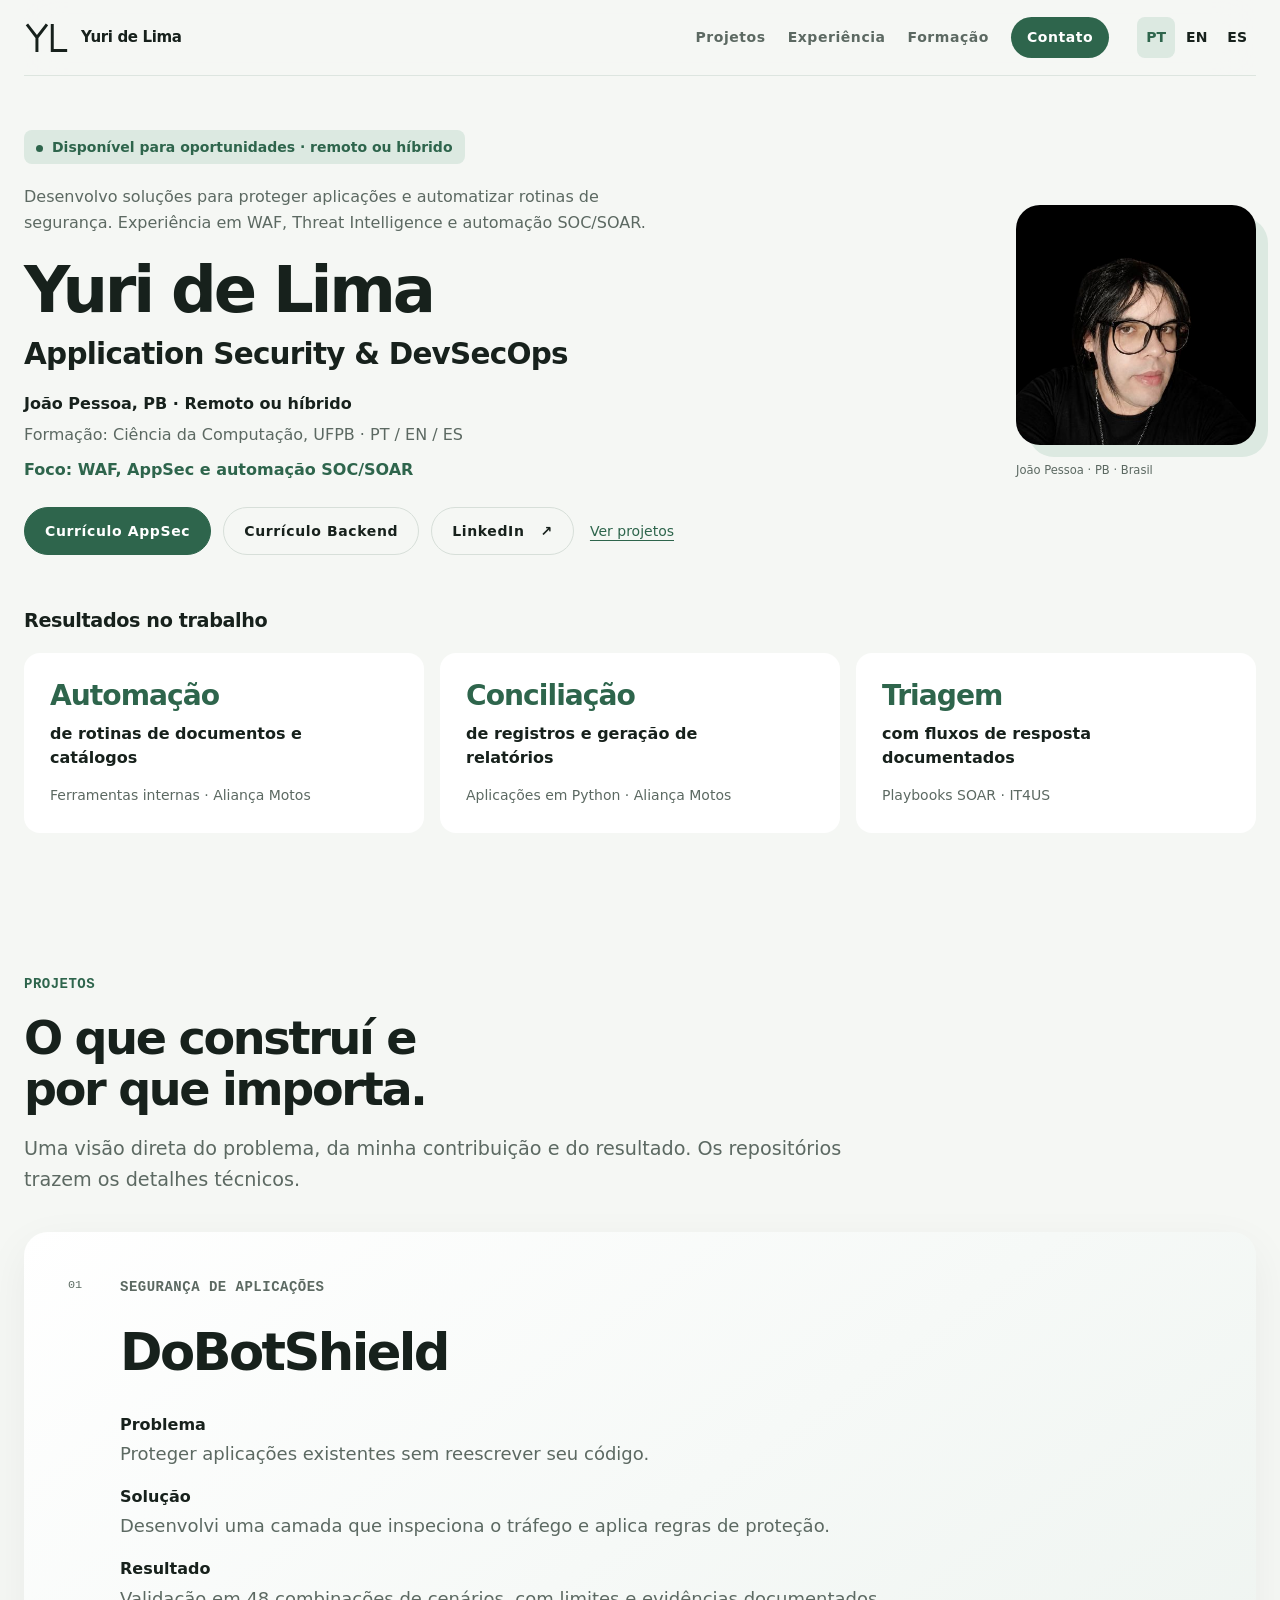
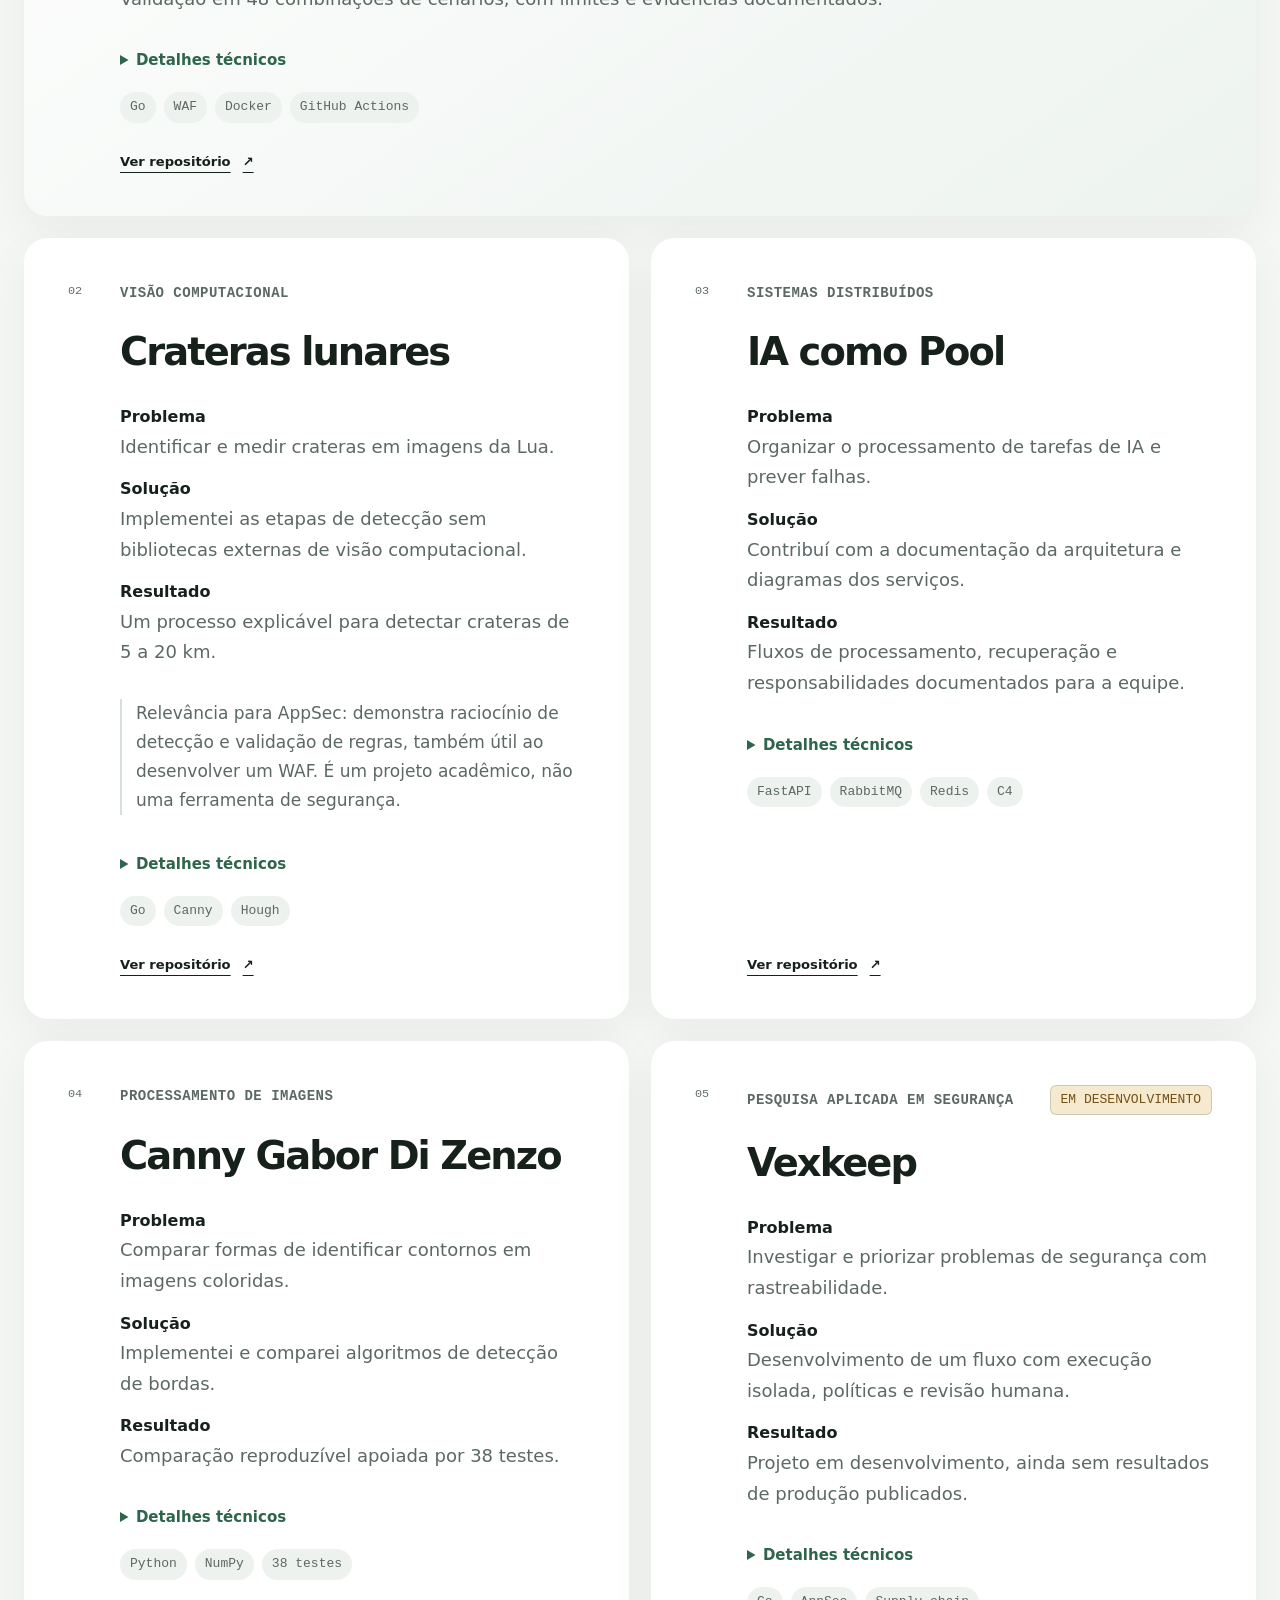
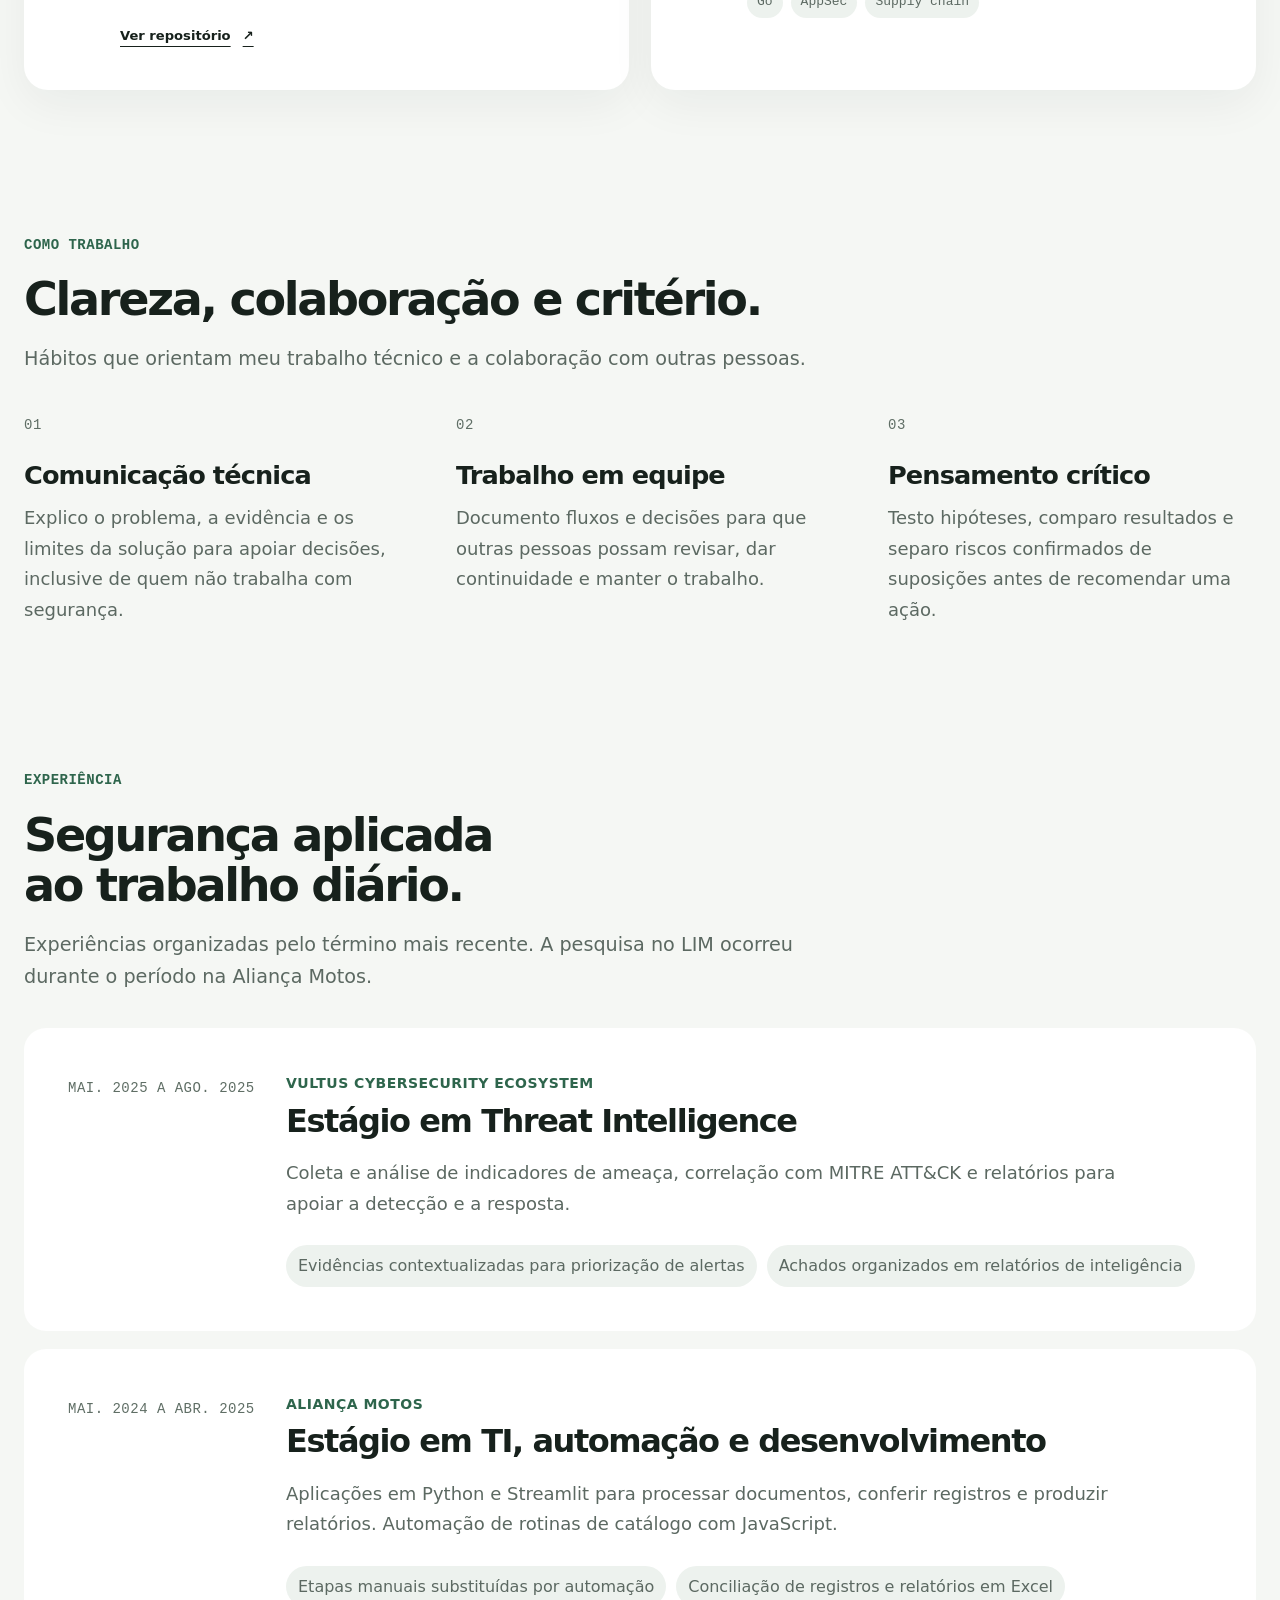
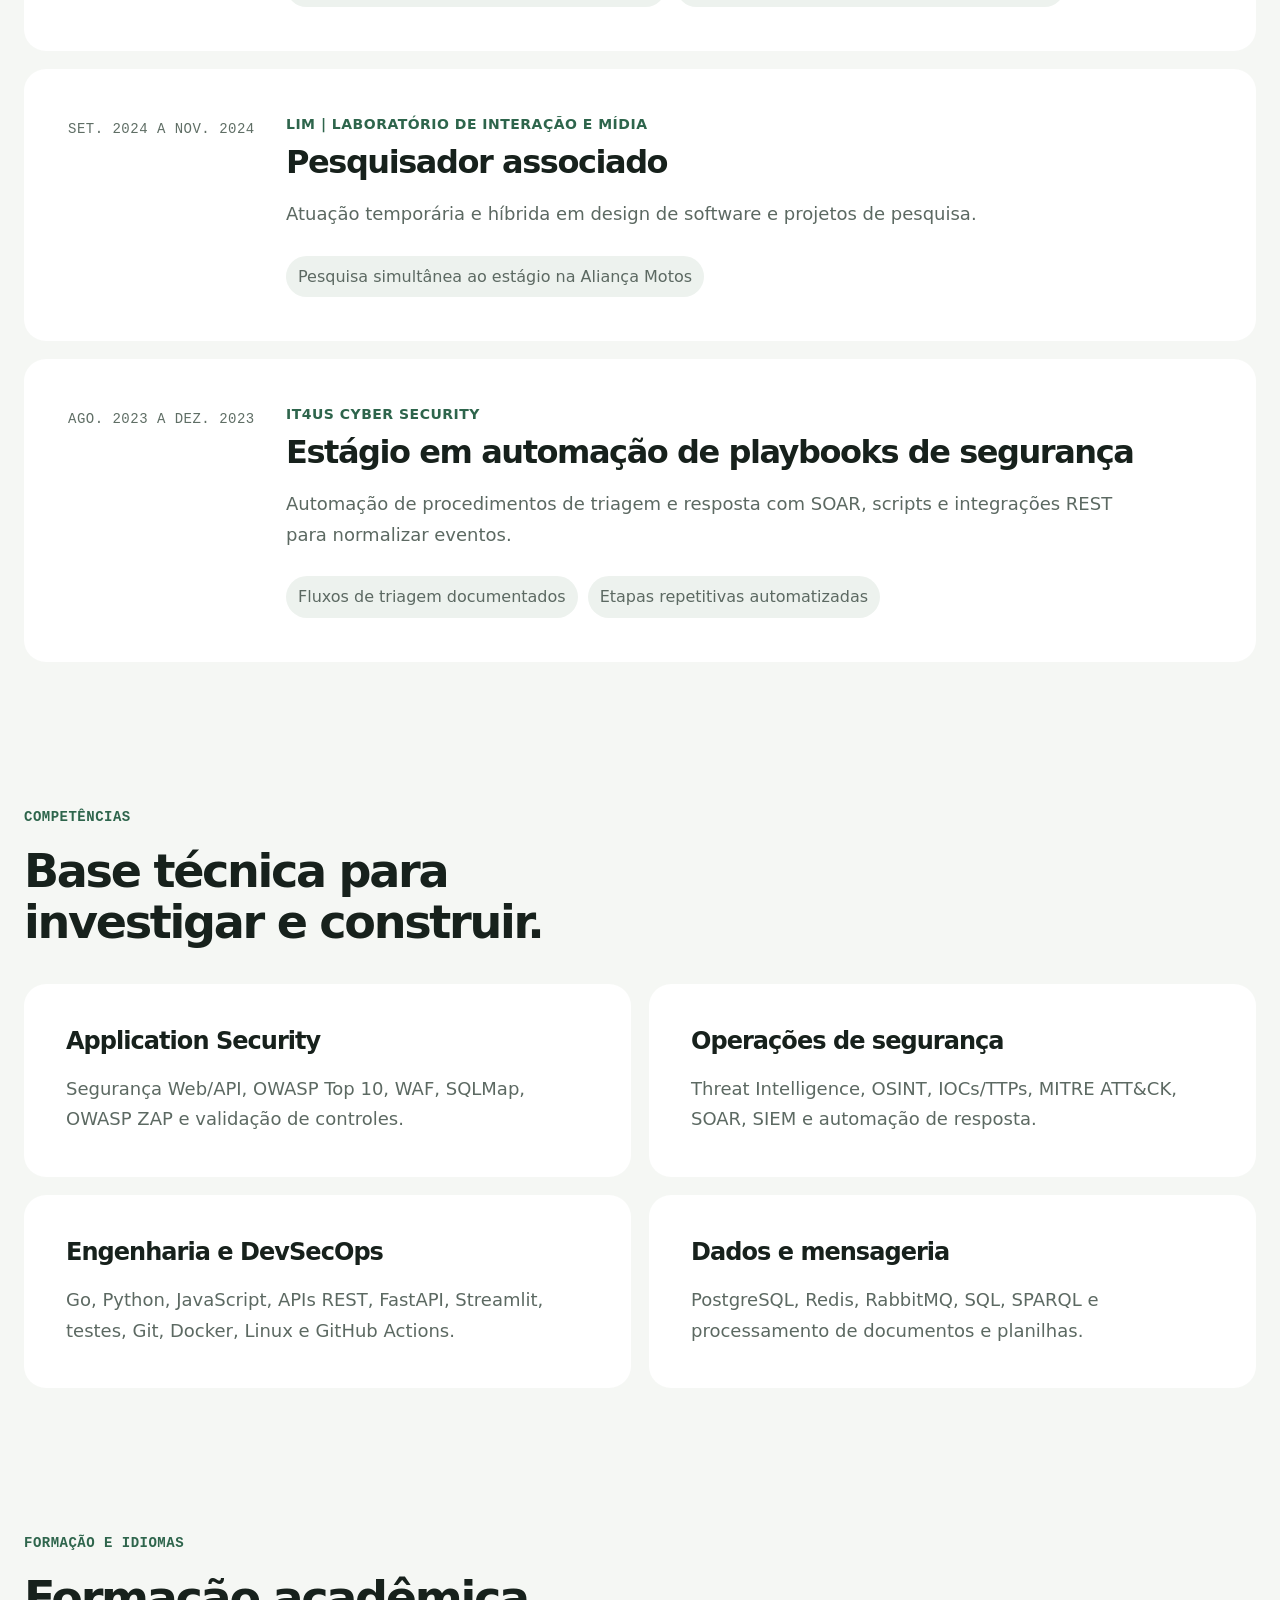
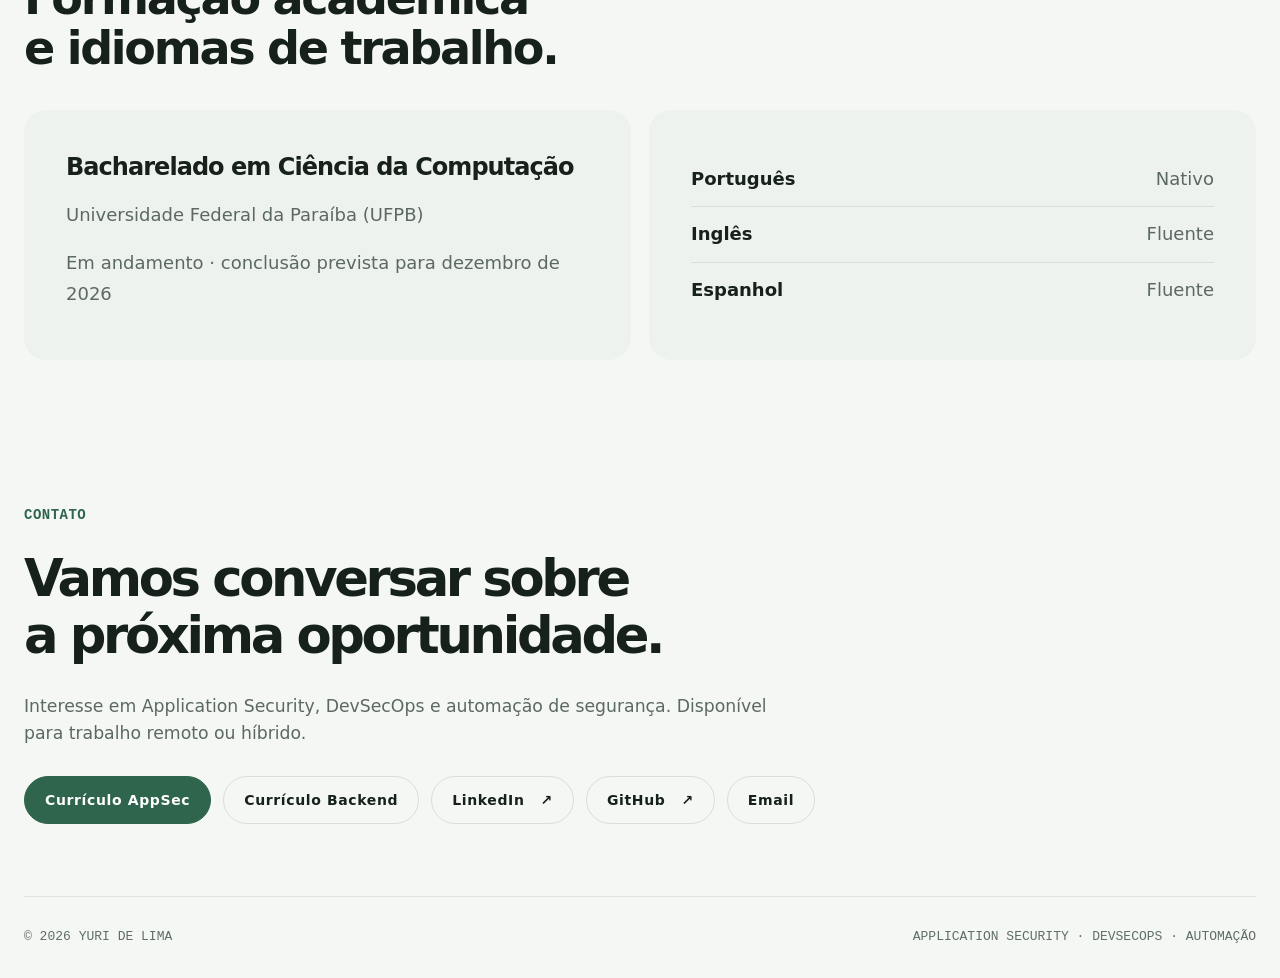
<file: index.html>
<!doctype html>
<html lang="pt-BR">
<head>
  <meta charset="UTF-8"><meta name="viewport" content="width=device-width, initial-scale=1">
  <meta name="color-scheme" content="light dark">
  <meta name="theme-color" content="#f5f7f4" media="(prefers-color-scheme: light)">
  <meta name="theme-color" content="#131b17" media="(prefers-color-scheme: dark)">
  <title>Yuri de Lima - AppSec Engineer | João Pessoa</title><meta name="description" content="Yuri de Lima, em João Pessoa. Application Security, DevSecOps, WAF e automação SOC/SOAR. Projetos, experiência, formação na UFPB e currículo em PDF."><meta name="author" content="Yuri de Lima">
  <link rel="canonical" href="https://yuridelimadev.github.io/">
  <link rel="alternate" hreflang="pt-BR" href="https://yuridelimadev.github.io/"><link rel="alternate" hreflang="en" href="https://yuridelimadev.github.io/en/"><link rel="alternate" hreflang="x-default" href="https://yuridelimadev.github.io/">
  <link rel="alternate" hreflang="es-ES" href="https://yuridelimadev.github.io/es/">
  <meta property="og:type" content="website"><meta property="og:locale" content="pt_BR"><meta property="og:site_name" content="Yuri de Lima">
  <meta property="og:title" content="Yuri de Lima | Application Security &amp; DevSecOps"><meta property="og:description" content="Yuri de Lima, em João Pessoa. Application Security, DevSecOps, WAF e automação SOC/SOAR. Projetos, experiência, formação na UFPB e currículo em PDF."><meta property="og:url" content="https://yuridelimadev.github.io/">
  <meta property="og:image" content="https://yuridelimadev.github.io/assets/og.png"><meta property="og:image:type" content="image/png"><meta property="og:image:width" content="1731"><meta property="og:image:height" content="909"><meta property="og:image:alt" content="Yuri de Lima, Application Security and DevSecOps">
  <meta name="twitter:card" content="summary_large_image"><meta name="twitter:title" content="Yuri de Lima | Application Security &amp; DevSecOps"><meta name="twitter:description" content="Yuri de Lima, em João Pessoa. Application Security, DevSecOps, WAF e automação SOC/SOAR. Projetos, experiência, formação na UFPB e currículo em PDF."><meta name="twitter:image" content="https://yuridelimadev.github.io/assets/og.png">
  <link rel="icon" href="/assets/favicon.svg?v=4" type="image/svg+xml"><link rel="manifest" href="/site.webmanifest"><link rel="stylesheet" href="/styles.css?v=5"><script src="/script.js?v=5" defer></script>
  <script type="application/ld+json">{"@context":"https://schema.org","@type":"Person","@id":"https://yuridelimadev.github.io/#person","name":"Yuri de Lima","url":"https://yuridelimadev.github.io/","image":"https://yuridelimadev.github.io/assets/yuri-silva.jpg","jobTitle":"Application Security & DevSecOps","email":"mailto:yuridelimadev@vexkeep.com","sameAs":["https://github.com/yurIdeLimaDev","https://www.linkedin.com/in/yuridelima"],"address":{"@type":"PostalAddress","addressLocality":"João Pessoa","addressRegion":"PB","addressCountry":"BR"},"affiliation":{"@type":"CollegeOrUniversity","name":"Universidade Federal da Paraíba"},"knowsLanguage":["pt-BR","en","es"],"knowsAbout":["Application Security","DevSecOps","WAF","Threat Intelligence","SOC","SOAR","Security Automation","Go","Python"]}</script>
</head>
<body>
  <a class="skip-link" href="#conteudo">Ir para o conteúdo</a>
  <header class="site-header">
    <a class="brand" href="#inicio" aria-label="Yuri de Lima, início"><span class="brand-mark" aria-hidden="true"><svg viewBox="0 0 48 36" focusable="false"><path d="M4 5 L13.5 17.5 L23 5 M13.5 17.5 L13.5 31"/><path d="M29.5 5 L29.5 31 L43.5 31"/></svg></span><span>Yuri de Lima</span></a>
    <div class="header-controls"><nav class="language-switch" aria-label="Idioma"><a class="language-toggle" href="/" hreflang="pt-BR" lang="pt-BR" aria-current="page" aria-label="Português">PT</a><a class="language-toggle" href="/en/" hreflang="en" lang="en"  aria-label="English">EN</a><a class="language-toggle" href="/es/" hreflang="es-ES" lang="es-ES"  aria-label="Español">ES</a></nav><button class="menu-toggle" type="button" aria-expanded="false" aria-controls="main-nav"><span class="sr-only">Abrir menu</span><span aria-hidden="true"></span><span aria-hidden="true"></span></button></div>
    <nav id="main-nav" class="main-nav" aria-label="Navegação principal"><a href="#trabalhos">Projetos</a><a href="#experiencia">Experiência</a><a href="#formacao">Formação</a><a class="nav-cta" href="#contato">Contato</a></nav>
  </header>
  <main id="conteudo">
    <section id="inicio" class="hero section-shell" aria-labelledby="hero-title">
      <div class="hero-copy">
        <p class="availability"><span class="status-dot" aria-hidden="true"></span>Disponível para oportunidades · remoto ou híbrido</p>
        <p class="hero-pitch">Desenvolvo soluções para proteger aplicações e automatizar rotinas de segurança. Experiência em WAF, Threat Intelligence e automação SOC/SOAR.</p>
        <h1 id="hero-title">Yuri de Lima <span>Application Security &amp; DevSecOps</span></h1>
        <p class="hero-location">João Pessoa, PB · Remoto ou híbrido</p><p class="hero-facts">Formação: Ciência da Computação, UFPB · PT / EN / ES</p><p class="hero-focus">Foco: WAF, AppSec e automação SOC/SOAR</p>
        <div class="hero-actions"><a class="button button-primary" href="/assets/Curriculo_PT_Security_AppSec.pdf" download>Currículo AppSec</a><a class="button button-secondary" href="/assets/Curriculo_PT_Software_Backend.pdf" download>Currículo Backend</a><a class="button button-secondary" href="https://www.linkedin.com/in/yuridelima" target="_blank" rel="noopener noreferrer">LinkedIn <span aria-hidden="true">↗</span></a><a class="text-link" href="#trabalhos">Ver projetos</a></div>
      </div>
      <aside class="profile-panel" aria-label="Yuri de Lima"><div class="portrait-frame"><img src="/assets/yuri-silva.jpg" alt="Retrato de Yuri de Lima" width="640" height="640" fetchpriority="high"></div><div class="profile-meta"><p>João Pessoa · PB · Brasil</p></div></aside>
      <div class="results-summary" aria-labelledby="results-title"><h2 id="results-title">Resultados no trabalho</h2><dl class="results-grid"><div><dt>de rotinas de documentos e catálogos</dt><dd class="result-value">Automação</dd><dd class="result-context">Ferramentas internas · Aliança Motos</dd></div><div><dt>de registros e geração de relatórios</dt><dd class="result-value">Conciliação</dd><dd class="result-context">Aplicações em Python · Aliança Motos</dd></div><div><dt>com fluxos de resposta documentados</dt><dd class="result-value">Triagem</dd><dd class="result-context">Playbooks SOAR · IT4US</dd></div></dl></div>
    </section>
    <section id="trabalhos" class="projects section-shell" aria-labelledby="projects-title">
      <div class="section-heading"><p class="section-index">Projetos</p><h2 id="projects-title">O que construí e por que importa.</h2><p>Uma visão direta do problema, da minha contribuição e do resultado. Os repositórios trazem os detalhes técnicos.</p></div>
      <div class="project-grid"><article class="project-card project-card-featured"><div class="project-number" aria-hidden="true">01</div><div class="project-content"><div class="project-topline"><p class="project-type">Segurança de aplicações</p></div><h3>DoBotShield</h3><dl class="project-story"><div><dt>Problema</dt><dd>Proteger aplicações existentes sem reescrever seu código.</dd></div><div><dt>Solução</dt><dd>Desenvolvi uma camada que inspeciona o tráfego e aplica regras de proteção.</dd></div><div><dt>Resultado</dt><dd>Validação em 48 combinações de cenários, com limites e evidências documentados.</dd></div></dl><details><summary>Detalhes técnicos</summary><p>WAF e proxy reverso em Go com inspeção HTTP/WebSocket, normalização de payloads, rate limiting e controles IP/CIDR. Comparação de oito alvos com SQLMap, OWASP ZAP, Commix, XSStrike, testssl.sh e wrk.</p></details><ul class="tag-list"><li>Go</li><li>WAF</li><li>Docker</li><li>GitHub Actions</li></ul><a class="project-link" href="https://github.com/yurIdeLimaDev/DoBotShieldV2" target="_blank" rel="noopener noreferrer">Ver repositório <span aria-hidden="true">↗</span></a></div></article><article class="project-card "><div class="project-number" aria-hidden="true">02</div><div class="project-content"><div class="project-topline"><p class="project-type">Visão computacional</p></div><h3>Crateras lunares</h3><dl class="project-story"><div><dt>Problema</dt><dd>Identificar e medir crateras em imagens da Lua.</dd></div><div><dt>Solução</dt><dd>Implementei as etapas de detecção sem bibliotecas externas de visão computacional.</dd></div><div><dt>Resultado</dt><dd>Um processo explicável para detectar crateras de 5 a 20 km.</dd></div></dl><p class="project-relevance">Relevância para AppSec: demonstra raciocínio de detecção e validação de regras, também útil ao desenvolver um WAF. É um projeto acadêmico, não uma ferramenta de segurança.</p><details><summary>Detalhes técnicos</summary><p>Imagens LRO WAC, detecção de bordas Canny e transformada de Hough, com a biblioteca padrão de Go.</p></details><ul class="tag-list"><li>Go</li><li>Canny</li><li>Hough</li></ul><a class="project-link" href="https://github.com/yurIdeLimaDev/ID-Crateras-Lunares" target="_blank" rel="noopener noreferrer">Ver repositório <span aria-hidden="true">↗</span></a></div></article><article class="project-card "><div class="project-number" aria-hidden="true">03</div><div class="project-content"><div class="project-topline"><p class="project-type">Sistemas distribuídos</p></div><h3>IA como Pool</h3><dl class="project-story"><div><dt>Problema</dt><dd>Organizar o processamento de tarefas de IA e prever falhas.</dd></div><div><dt>Solução</dt><dd>Contribuí com a documentação da arquitetura e diagramas dos serviços.</dd></div><div><dt>Resultado</dt><dd>Fluxos de processamento, recuperação e responsabilidades documentados para a equipe.</dd></div></dl><details><summary>Detalhes técnicos</summary><p>Arquitetura assíncrona com Redis, PostgreSQL, RabbitMQ, retry, DLQ, circuit breaker e cache-aside. Contribuição focada na documentação e nos diagramas C4.</p></details><ul class="tag-list"><li>FastAPI</li><li>RabbitMQ</li><li>Redis</li><li>C4</li></ul><a class="project-link" href="https://github.com/yurIdeLimaDev/-IA_como_Pool" target="_blank" rel="noopener noreferrer">Ver repositório <span aria-hidden="true">↗</span></a></div></article><article class="project-card "><div class="project-number" aria-hidden="true">04</div><div class="project-content"><div class="project-topline"><p class="project-type">Processamento de imagens</p></div><h3>Canny Gabor Di Zenzo</h3><dl class="project-story"><div><dt>Problema</dt><dd>Comparar formas de identificar contornos em imagens coloridas.</dd></div><div><dt>Solução</dt><dd>Implementei e comparei algoritmos de detecção de bordas.</dd></div><div><dt>Resultado</dt><dd>Comparação reproduzível apoiada por 38 testes.</dd></div></dl><details><summary>Detalhes técnicos</summary><p>Canny clássico e abordagem vetorial para imagens coloridas, com correlação, supressão de não máximos e histerese implementadas do zero.</p></details><ul class="tag-list"><li>Python</li><li>NumPy</li><li>38 testes</li></ul><a class="project-link" href="https://github.com/yurIdeLimaDev/PDI-Filtros" target="_blank" rel="noopener noreferrer">Ver repositório <span aria-hidden="true">↗</span></a></div></article><article class="project-card "><div class="project-number" aria-hidden="true">05</div><div class="project-content"><div class="project-topline"><p class="project-type">Pesquisa aplicada em segurança</p><span class="project-state state-development">Em desenvolvimento</span></div><h3>Vexkeep</h3><dl class="project-story"><div><dt>Problema</dt><dd>Investigar e priorizar problemas de segurança com rastreabilidade.</dd></div><div><dt>Solução</dt><dd>Desenvolvimento de um fluxo com execução isolada, políticas e revisão humana.</dd></div><div><dt>Resultado</dt><dd>Projeto em desenvolvimento, ainda sem resultados de produção publicados.</dd></div></dl><details><summary>Detalhes técnicos</summary><p>Políticas versionadas, evidência normalizada e revisão humana final. Repositório privado; apenas a descrição de alto nível é pública.</p></details><ul class="tag-list"><li>Go</li><li>AppSec</li><li>Supply chain</li></ul></div></article></div>
    </section>
    <section class="method section-shell" aria-labelledby="method-title"><div class="section-heading"><p class="section-index">Como trabalho</p><h2 id="method-title">Clareza, colaboração e critério.</h2><p>Hábitos que orientam meu trabalho técnico e a colaboração com outras pessoas.</p></div><ol class="principle-list"><li><span class="principle-number">01</span><h3>Comunicação técnica</h3><p>Explico o problema, a evidência e os limites da solução para apoiar decisões, inclusive de quem não trabalha com segurança.</p></li><li><span class="principle-number">02</span><h3>Trabalho em equipe</h3><p>Documento fluxos e decisões para que outras pessoas possam revisar, dar continuidade e manter o trabalho.</p></li><li><span class="principle-number">03</span><h3>Pensamento crítico</h3><p>Testo hipóteses, comparo resultados e separo riscos confirmados de suposições antes de recomendar uma ação.</p></li></ol></section>
    <section id="experiencia" class="experience section-shell" aria-labelledby="experience-title"><div class="section-heading"><p class="section-index">Experiência</p><h2 id="experience-title">Segurança aplicada ao trabalho diário.</h2><p>Experiências organizadas pelo término mais recente. A pesquisa no LIM ocorreu durante o período na Aliança Motos.</p></div><div class="timeline"><article class="timeline-item"><p class="timeline-date">mai. 2025 a ago. 2025</p><div><p class="timeline-company">Vultus Cybersecurity Ecosystem</p><h3>Estágio em Threat Intelligence</h3><p>Coleta e análise de indicadores de ameaça, correlação com MITRE ATT&amp;CK e relatórios para apoiar a detecção e a resposta.</p><ul class="impact-list"><li>Evidências contextualizadas para priorização de alertas</li><li>Achados organizados em relatórios de inteligência</li></ul></div></article><article class="timeline-item"><p class="timeline-date">mai. 2024 a abr. 2025</p><div><p class="timeline-company">Aliança Motos</p><h3>Estágio em TI, automação e desenvolvimento</h3><p>Aplicações em Python e Streamlit para processar documentos, conferir registros e produzir relatórios. Automação de rotinas de catálogo com JavaScript.</p><ul class="impact-list"><li>Etapas manuais substituídas por automação</li><li>Conciliação de registros e relatórios em Excel</li></ul></div></article><article class="timeline-item"><p class="timeline-date">set. 2024 a nov. 2024</p><div><p class="timeline-company">LIM | Laboratório de Interação e Mídia</p><h3>Pesquisador associado</h3><p>Atuação temporária e híbrida em design de software e projetos de pesquisa.</p><ul class="impact-list"><li>Pesquisa simultânea ao estágio na Aliança Motos</li></ul></div></article><article class="timeline-item"><p class="timeline-date">ago. 2023 a dez. 2023</p><div><p class="timeline-company">IT4US Cyber Security</p><h3>Estágio em automação de playbooks de segurança</h3><p>Automação de procedimentos de triagem e resposta com SOAR, scripts e integrações REST para normalizar eventos.</p><ul class="impact-list"><li>Fluxos de triagem documentados</li><li>Etapas repetitivas automatizadas</li></ul></div></article></div></section>
    <section id="competencias" class="capabilities section-shell" aria-labelledby="capabilities-title"><div class="section-heading"><p class="section-index">Competências</p><h2 id="capabilities-title">Base técnica para investigar e construir.</h2></div><div class="capability-grid"><article><h3>Application Security</h3><p>Segurança Web/API, OWASP Top 10, WAF, SQLMap, OWASP ZAP e validação de controles.</p></article><article><h3>Operações de segurança</h3><p>Threat Intelligence, OSINT, IOCs/TTPs, MITRE ATT&amp;CK, SOAR, SIEM e automação de resposta.</p></article><article><h3>Engenharia e DevSecOps</h3><p>Go, Python, JavaScript, APIs REST, FastAPI, Streamlit, testes, Git, Docker, Linux e GitHub Actions.</p></article><article><h3>Dados e mensageria</h3><p>PostgreSQL, Redis, RabbitMQ, SQL, SPARQL e processamento de documentos e planilhas.</p></article></div></section>
    <section id="formacao" class="education section-shell" aria-labelledby="education-title"><div class="section-heading"><p class="section-index">Formação e idiomas</p><h2 id="education-title">Formação acadêmica e idiomas de trabalho.</h2></div><div class="education-strip"><div><h3>Bacharelado em Ciência da Computação</h3><p>Universidade Federal da Paraíba (UFPB)</p><p>Em andamento · conclusão prevista para dezembro de 2026</p></div><div><dl class="language-list"><div><dt>Português</dt><dd>Nativo</dd></div><div><dt>Inglês</dt><dd>Fluente</dd></div><div><dt>Espanhol</dt><dd>Fluente</dd></div></dl></div></div></section>
    <section id="contato" class="contact section-shell" aria-labelledby="contact-title"><p class="section-index">Contato</p><div class="contact-grid"><div><h2 id="contact-title">Vamos conversar sobre a próxima oportunidade.</h2><p>Interesse em Application Security, DevSecOps e automação de segurança. Disponível para trabalho remoto ou híbrido.</p></div><div class="contact-actions" aria-label="Canais de contato"><a class="button button-primary" href="/assets/Curriculo_PT_Security_AppSec.pdf" download>Currículo AppSec</a><a class="button button-secondary" href="/assets/Curriculo_PT_Software_Backend.pdf" download>Currículo Backend</a><a class="button button-secondary" href="https://www.linkedin.com/in/yuridelima" target="_blank" rel="noopener noreferrer">LinkedIn <span aria-hidden="true">↗</span></a><a class="button button-secondary" href="https://github.com/yurIdeLimaDev" target="_blank" rel="noopener noreferrer">GitHub <span aria-hidden="true">↗</span></a><a class="button button-secondary" href="mailto:yuridelimadev@vexkeep.com">Email</a></div></div></section>
  </main>
  <footer class="site-footer section-shell"><p>© <span data-year>2026</span> Yuri de Lima</p><p>Application Security · DevSecOps · Automação</p></footer>
</body></html>
</file>
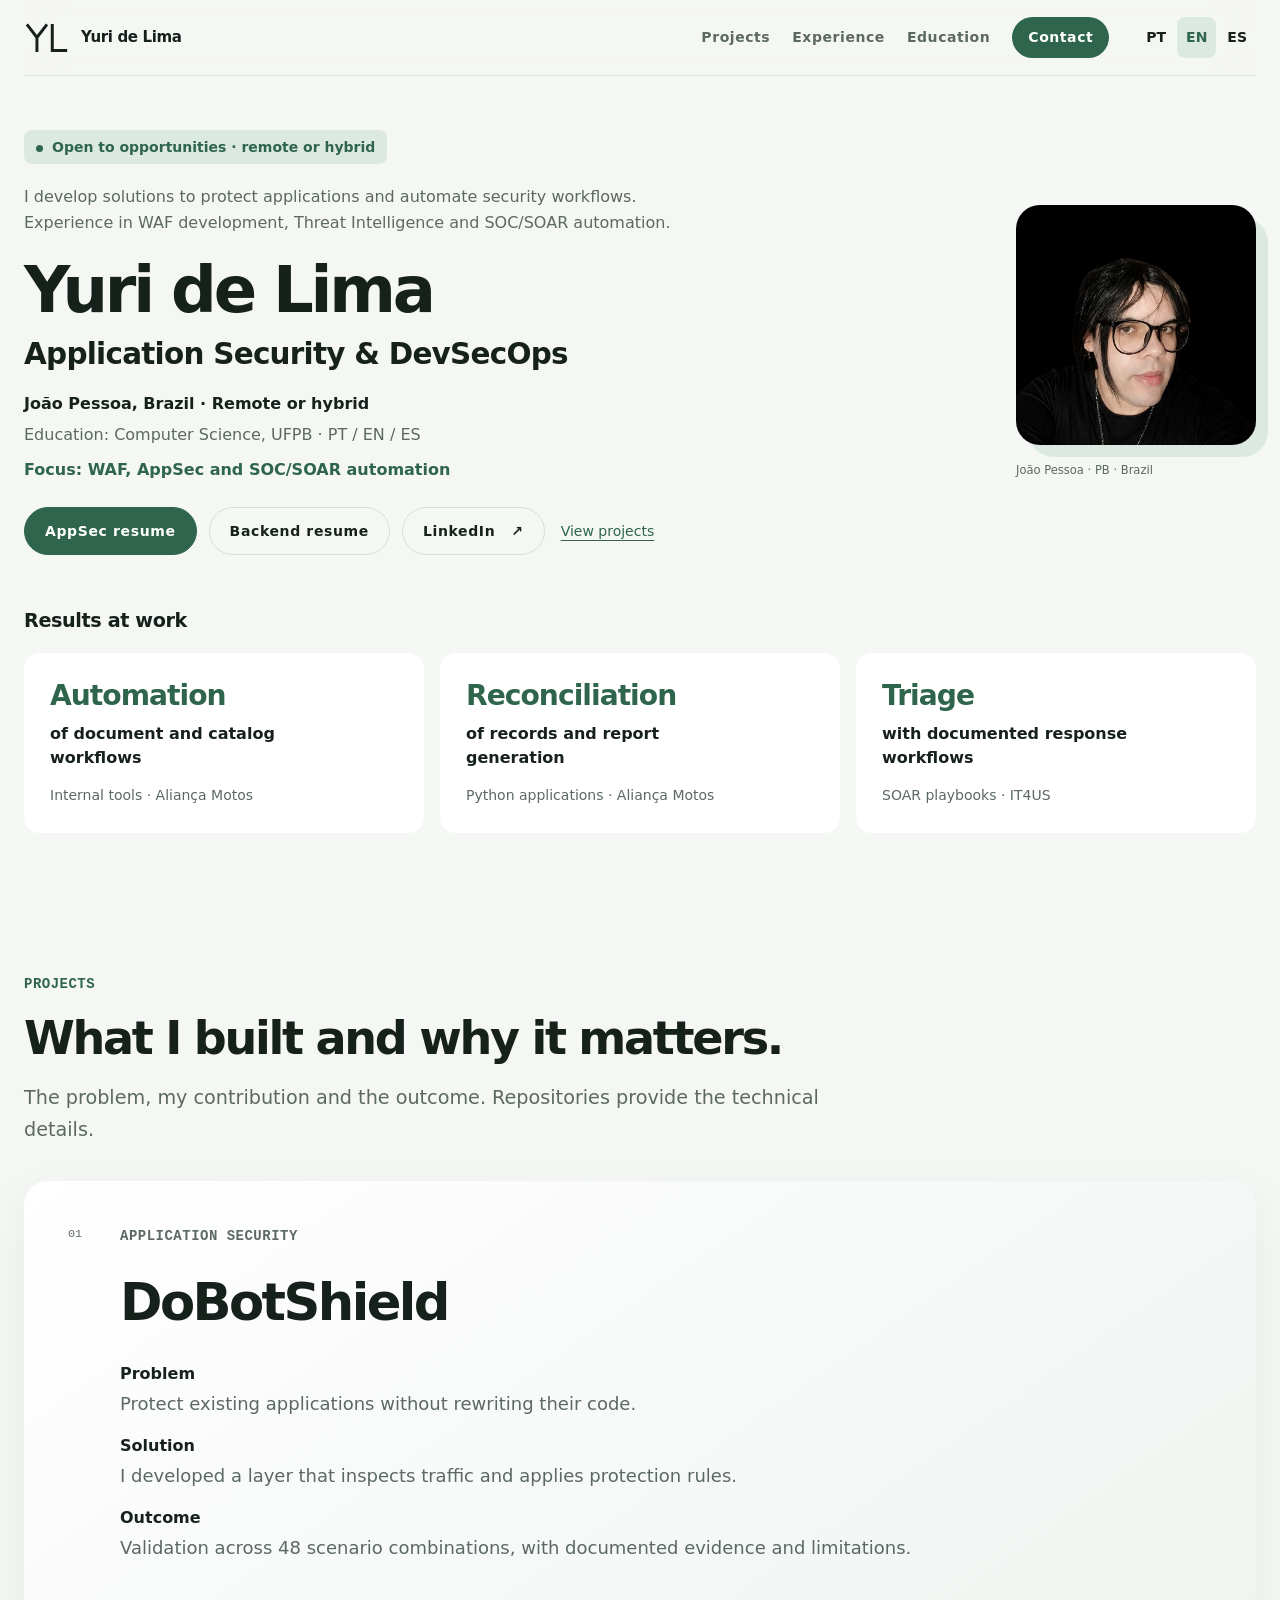
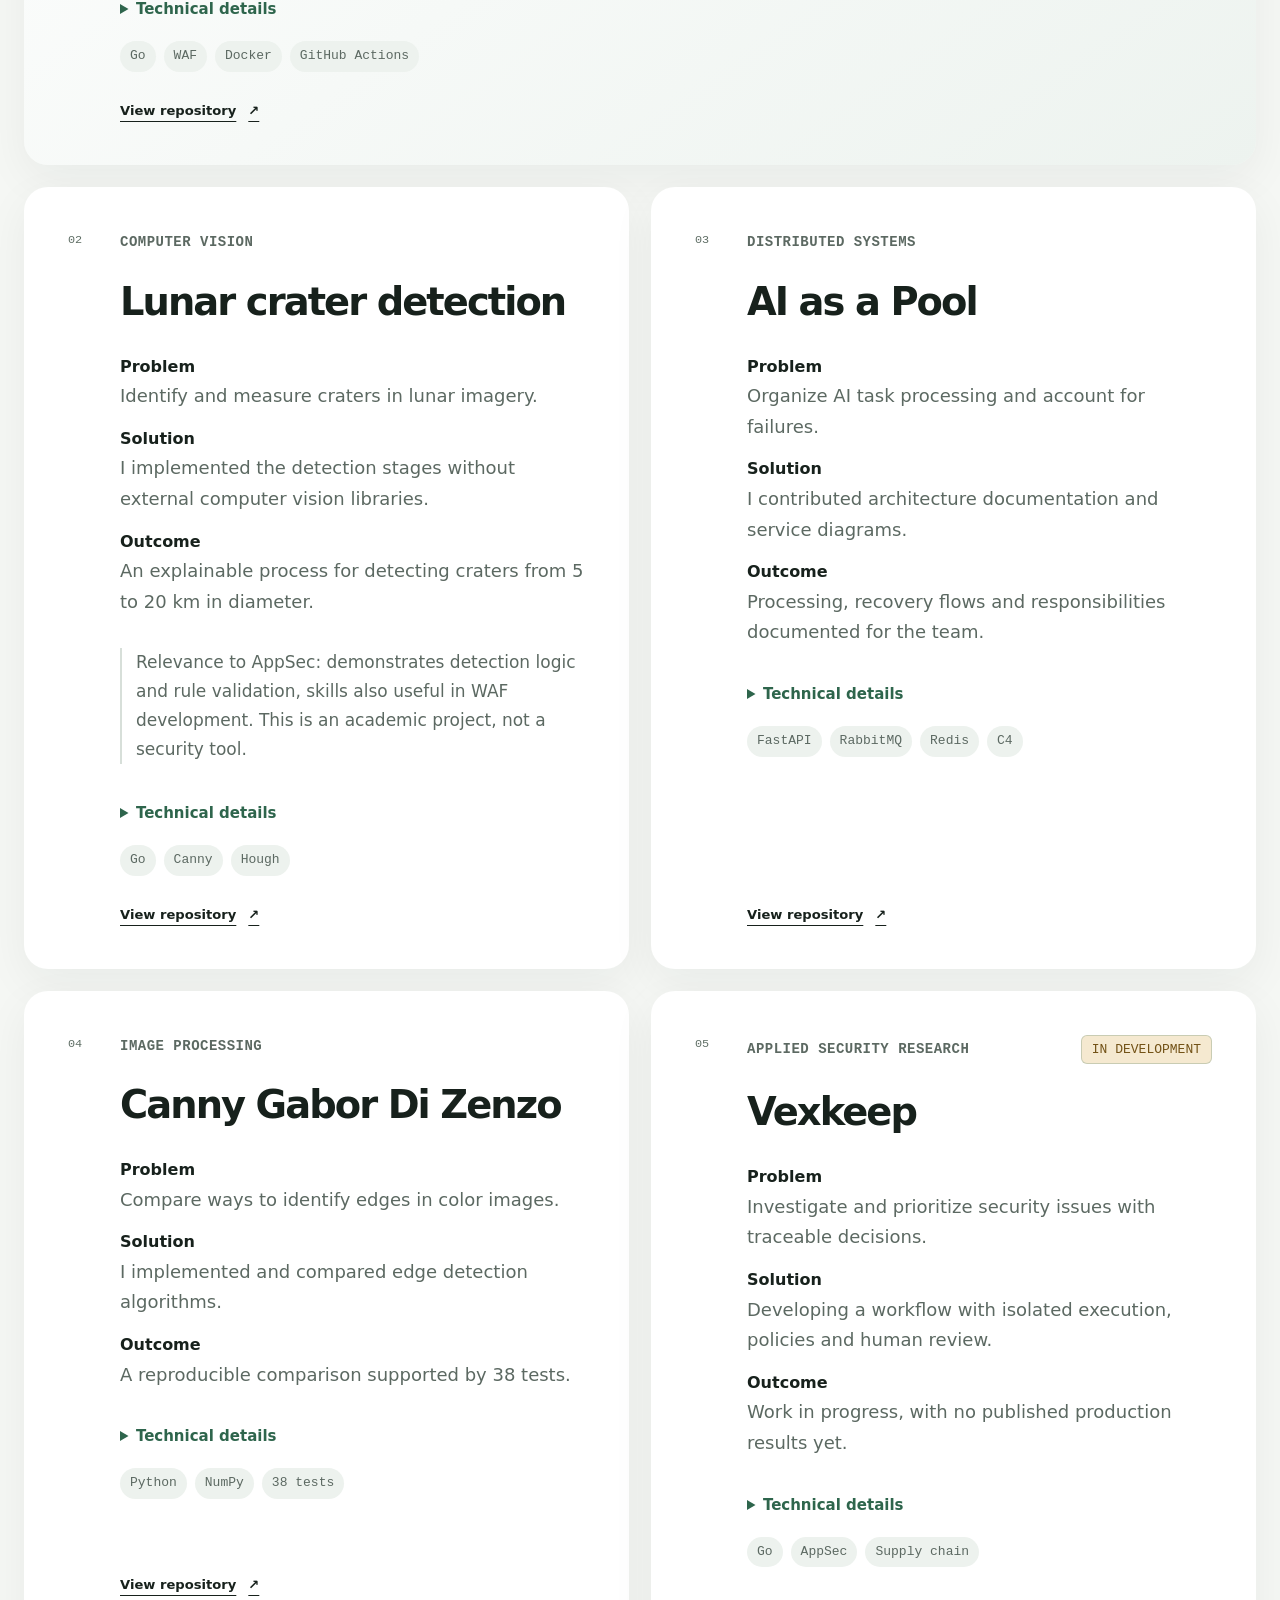
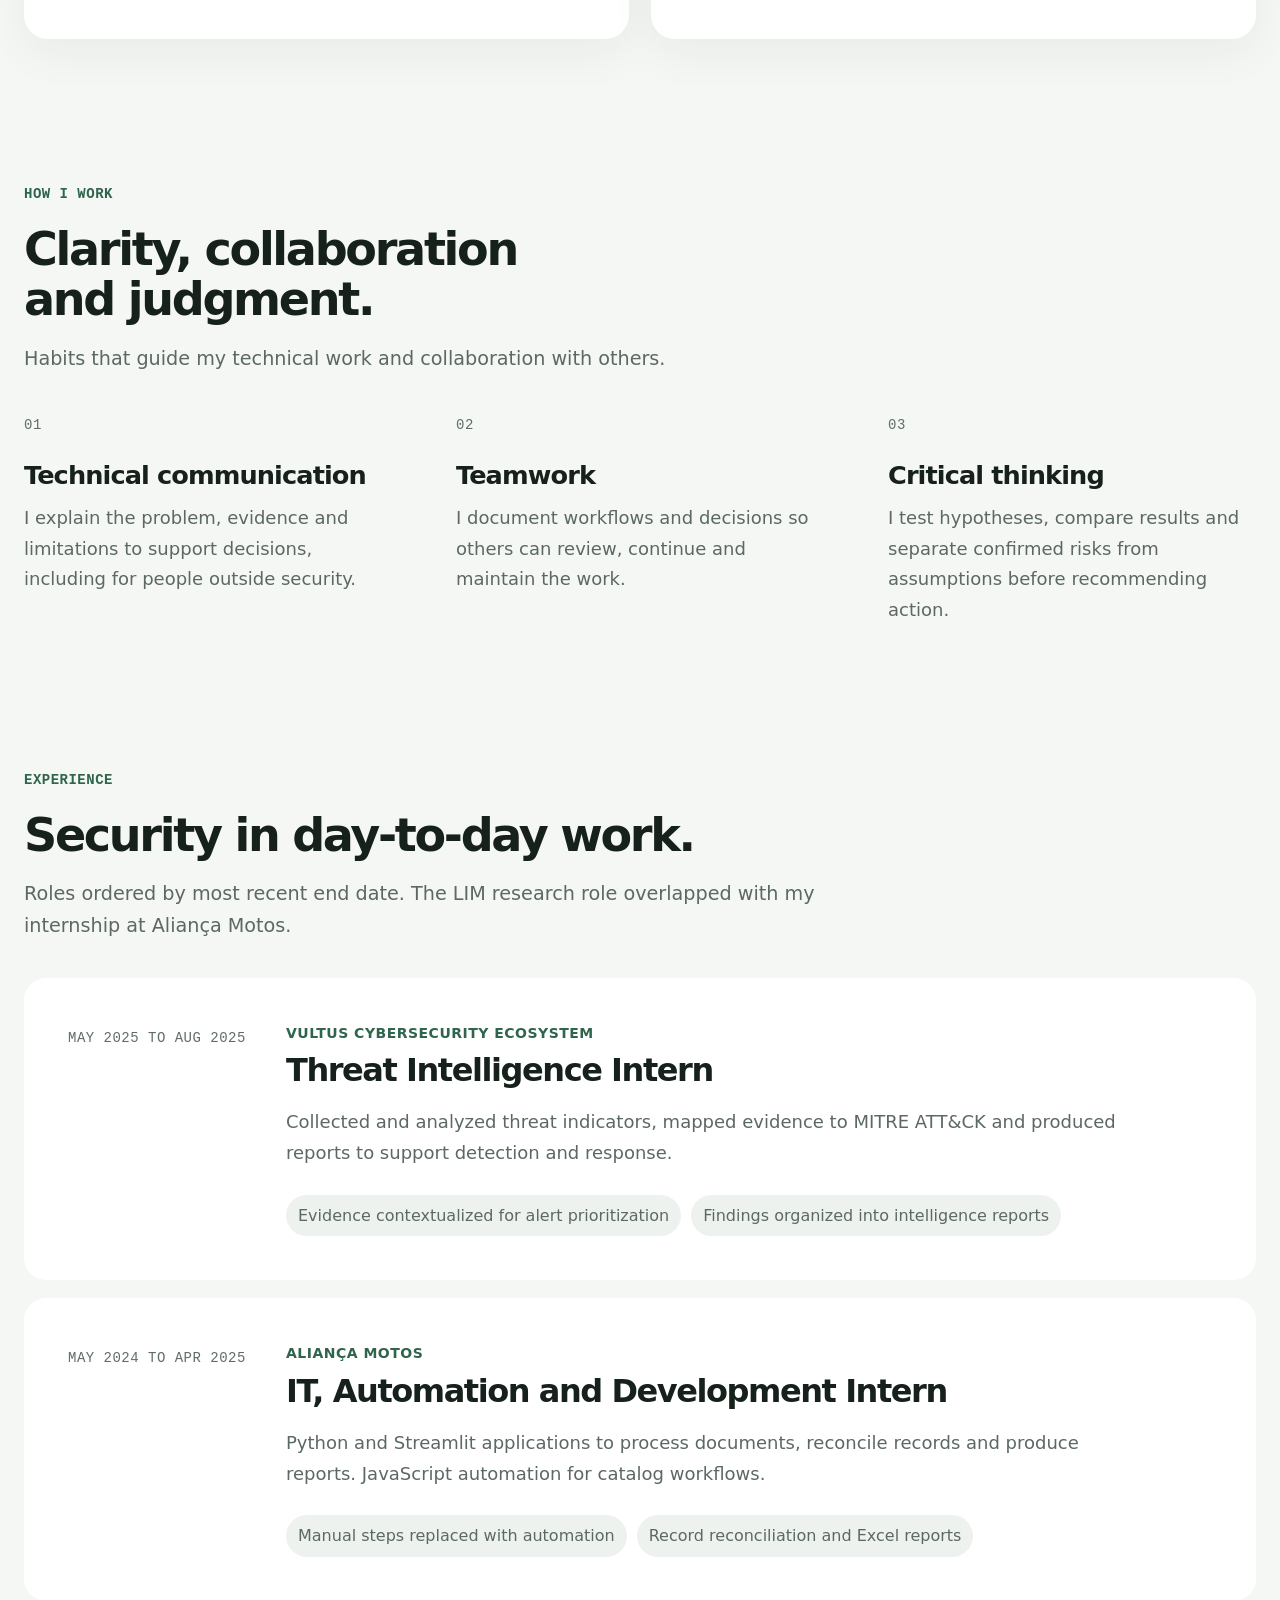
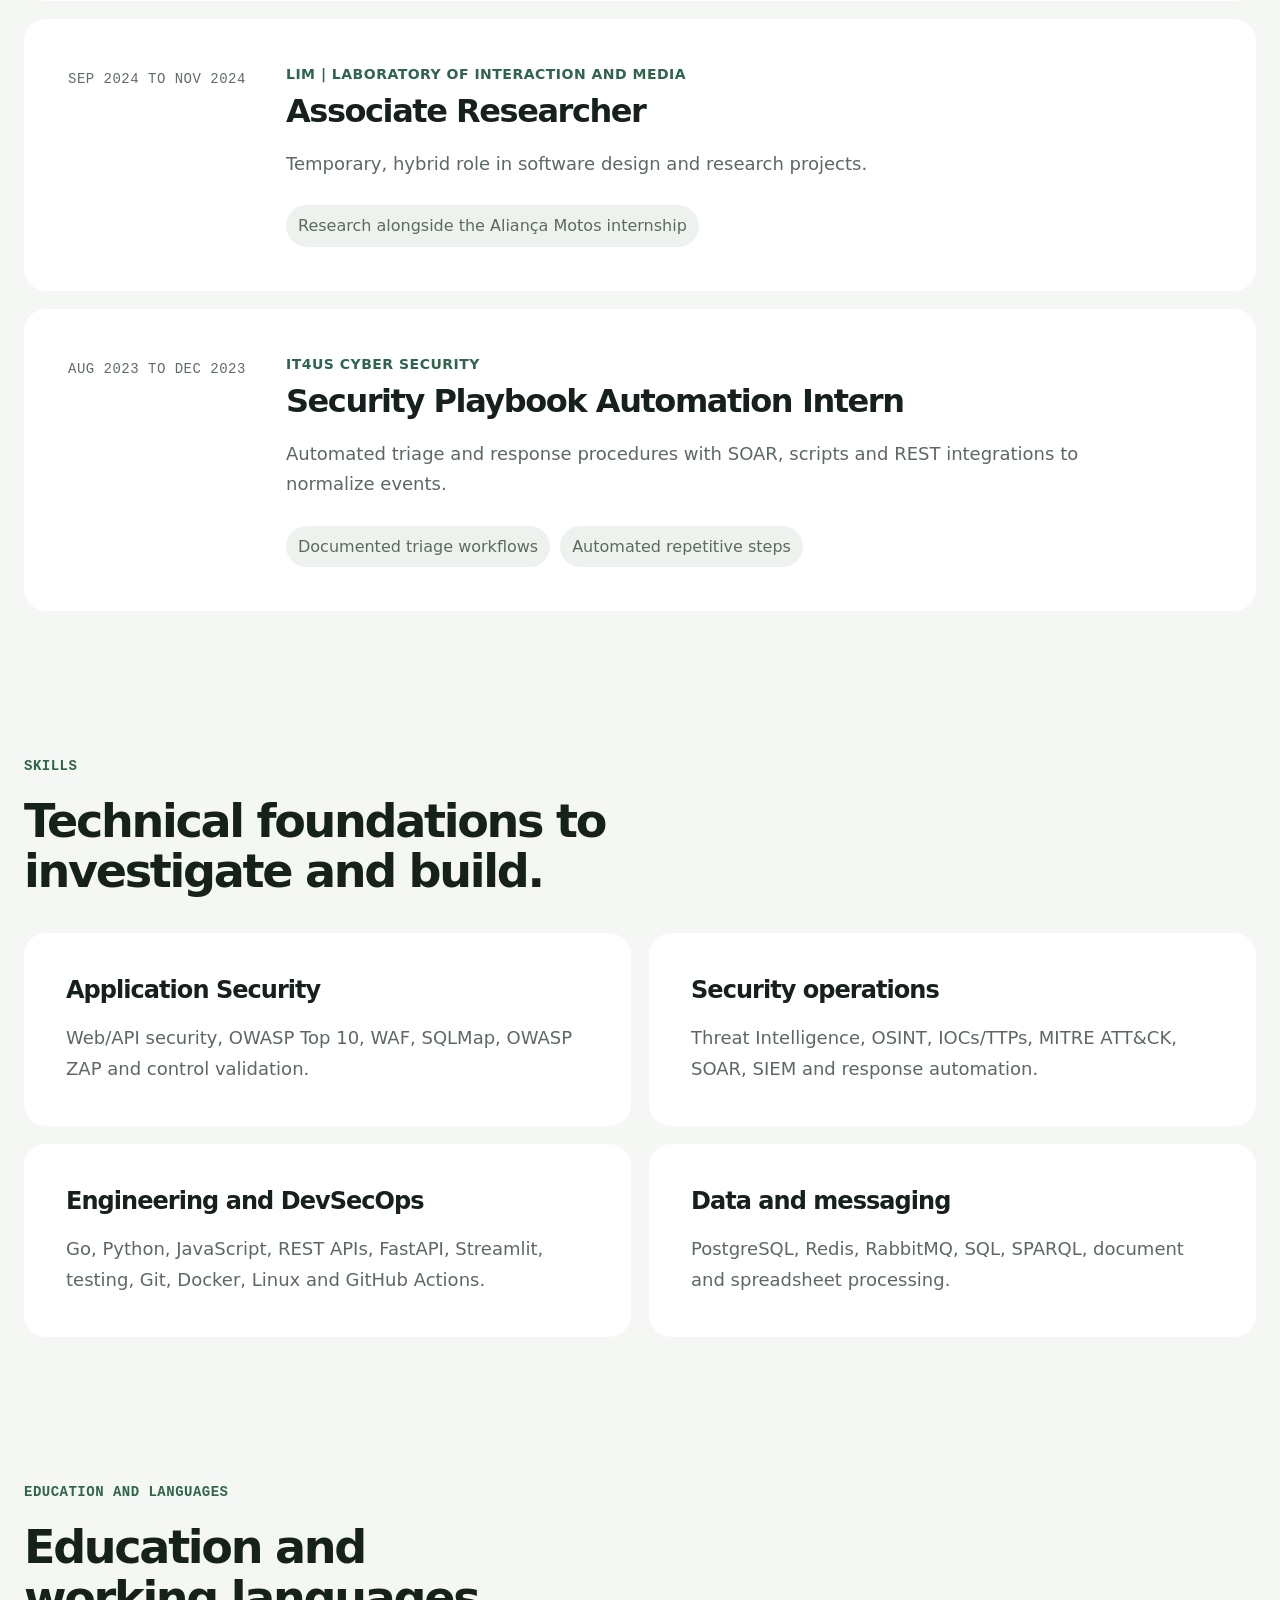
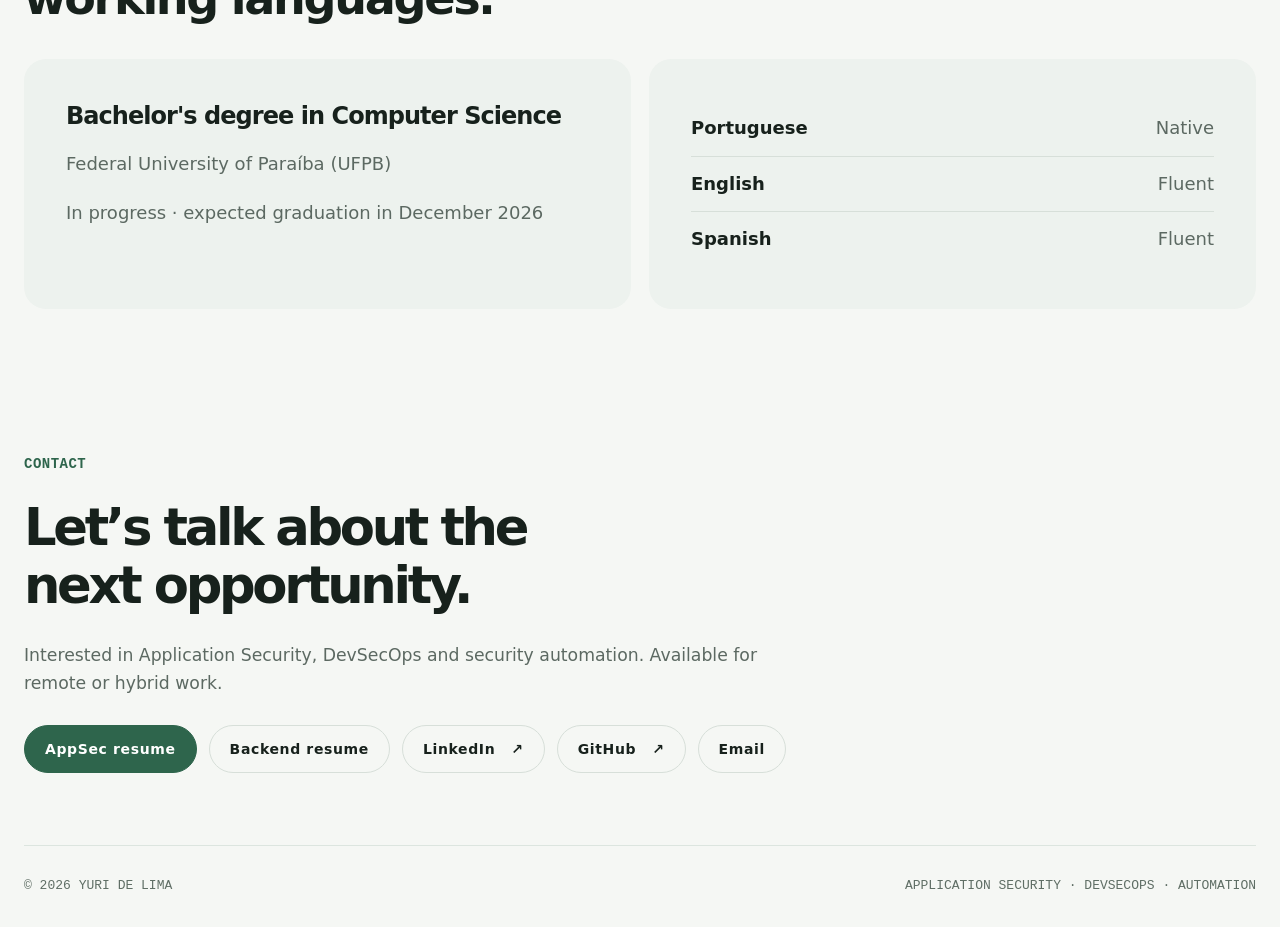
<file: en/index.html>
<!doctype html>
<html lang="en">
<head>
  <meta charset="UTF-8"><meta name="viewport" content="width=device-width, initial-scale=1">
  <meta name="color-scheme" content="light dark">
  <meta name="theme-color" content="#f5f7f4" media="(prefers-color-scheme: light)">
  <meta name="theme-color" content="#131b17" media="(prefers-color-scheme: dark)">
  <title>Yuri de Lima - AppSec Engineer | João Pessoa</title><meta name="description" content="Yuri de Lima, based in João Pessoa, Brazil. Application Security, DevSecOps, WAF and SOC/SOAR automation. Projects, experience, UFPB education and PDF resume."><meta name="author" content="Yuri de Lima">
  <link rel="canonical" href="https://yuridelimadev.github.io/en/">
  <link rel="alternate" hreflang="pt-BR" href="https://yuridelimadev.github.io/"><link rel="alternate" hreflang="en" href="https://yuridelimadev.github.io/en/"><link rel="alternate" hreflang="x-default" href="https://yuridelimadev.github.io/">
  <link rel="alternate" hreflang="es-ES" href="https://yuridelimadev.github.io/es/">
  <meta property="og:type" content="website"><meta property="og:locale" content="en_US"><meta property="og:site_name" content="Yuri de Lima">
  <meta property="og:title" content="Yuri de Lima | Application Security &amp; DevSecOps"><meta property="og:description" content="Yuri de Lima, based in João Pessoa, Brazil. Application Security, DevSecOps, WAF and SOC/SOAR automation. Projects, experience, UFPB education and PDF resume."><meta property="og:url" content="https://yuridelimadev.github.io/en/">
  <meta property="og:image" content="https://yuridelimadev.github.io/assets/og.png"><meta property="og:image:type" content="image/png"><meta property="og:image:width" content="1731"><meta property="og:image:height" content="909"><meta property="og:image:alt" content="Yuri de Lima, Application Security and DevSecOps">
  <meta name="twitter:card" content="summary_large_image"><meta name="twitter:title" content="Yuri de Lima | Application Security &amp; DevSecOps"><meta name="twitter:description" content="Yuri de Lima, based in João Pessoa, Brazil. Application Security, DevSecOps, WAF and SOC/SOAR automation. Projects, experience, UFPB education and PDF resume."><meta name="twitter:image" content="https://yuridelimadev.github.io/assets/og.png">
  <link rel="icon" href="/assets/favicon.svg?v=4" type="image/svg+xml"><link rel="manifest" href="/site.webmanifest"><link rel="stylesheet" href="/styles.css?v=5"><script src="/script.js?v=5" defer></script>
  <script type="application/ld+json">{"@context":"https://schema.org","@type":"Person","@id":"https://yuridelimadev.github.io/#person","name":"Yuri de Lima","url":"https://yuridelimadev.github.io/","image":"https://yuridelimadev.github.io/assets/yuri-silva.jpg","jobTitle":"Application Security & DevSecOps","email":"mailto:yuridelimadev@vexkeep.com","sameAs":["https://github.com/yurIdeLimaDev","https://www.linkedin.com/in/yuridelima"],"address":{"@type":"PostalAddress","addressLocality":"João Pessoa","addressRegion":"PB","addressCountry":"BR"},"affiliation":{"@type":"CollegeOrUniversity","name":"Universidade Federal da Paraíba"},"knowsLanguage":["pt-BR","en","es"],"knowsAbout":["Application Security","DevSecOps","WAF","Threat Intelligence","SOC","SOAR","Security Automation","Go","Python"]}</script>
</head>
<body>
  <a class="skip-link" href="#conteudo">Skip to content</a>
  <header class="site-header">
    <a class="brand" href="#inicio" aria-label="Yuri de Lima, home"><span class="brand-mark" aria-hidden="true"><svg viewBox="0 0 48 36" focusable="false"><path d="M4 5 L13.5 17.5 L23 5 M13.5 17.5 L13.5 31"/><path d="M29.5 5 L29.5 31 L43.5 31"/></svg></span><span>Yuri de Lima</span></a>
    <div class="header-controls"><nav class="language-switch" aria-label="Language"><a class="language-toggle" href="/" hreflang="pt-BR" lang="pt-BR"  aria-label="Português">PT</a><a class="language-toggle" href="/en/" hreflang="en" lang="en" aria-current="page" aria-label="English">EN</a><a class="language-toggle" href="/es/" hreflang="es-ES" lang="es-ES"  aria-label="Español">ES</a></nav><button class="menu-toggle" type="button" aria-expanded="false" aria-controls="main-nav"><span class="sr-only">Open menu</span><span aria-hidden="true"></span><span aria-hidden="true"></span></button></div>
    <nav id="main-nav" class="main-nav" aria-label="Main navigation"><a href="#trabalhos">Projects</a><a href="#experiencia">Experience</a><a href="#formacao">Education</a><a class="nav-cta" href="#contato">Contact</a></nav>
  </header>
  <main id="conteudo">
    <section id="inicio" class="hero section-shell" aria-labelledby="hero-title">
      <div class="hero-copy">
        <p class="availability"><span class="status-dot" aria-hidden="true"></span>Open to opportunities · remote or hybrid</p>
        <p class="hero-pitch">I develop solutions to protect applications and automate security workflows. Experience in WAF development, Threat Intelligence and SOC/SOAR automation.</p>
        <h1 id="hero-title">Yuri de Lima <span>Application Security &amp; DevSecOps</span></h1>
        <p class="hero-location">João Pessoa, Brazil · Remote or hybrid</p><p class="hero-facts">Education: Computer Science, UFPB · PT / EN / ES</p><p class="hero-focus">Focus: WAF, AppSec and SOC/SOAR automation</p>
        <div class="hero-actions"><a class="button button-primary" href="/assets/Resume_EN_Security_AppSec.pdf" download>AppSec resume</a><a class="button button-secondary" href="/assets/Resume_EN_Software_Backend.pdf" download>Backend resume</a><a class="button button-secondary" href="https://www.linkedin.com/in/yuridelima" target="_blank" rel="noopener noreferrer">LinkedIn <span aria-hidden="true">↗</span></a><a class="text-link" href="#trabalhos">View projects</a></div>
      </div>
      <aside class="profile-panel" aria-label="Yuri de Lima"><div class="portrait-frame"><img src="/assets/yuri-silva.jpg" alt="Portrait of Yuri de Lima" width="640" height="640" fetchpriority="high"></div><div class="profile-meta"><p>João Pessoa · PB · Brazil</p></div></aside>
      <div class="results-summary" aria-labelledby="results-title"><h2 id="results-title">Results at work</h2><dl class="results-grid"><div><dt>of document and catalog workflows</dt><dd class="result-value">Automation</dd><dd class="result-context">Internal tools · Aliança Motos</dd></div><div><dt>of records and report generation</dt><dd class="result-value">Reconciliation</dd><dd class="result-context">Python applications · Aliança Motos</dd></div><div><dt>with documented response workflows</dt><dd class="result-value">Triage</dd><dd class="result-context">SOAR playbooks · IT4US</dd></div></dl></div>
    </section>
    <section id="trabalhos" class="projects section-shell" aria-labelledby="projects-title">
      <div class="section-heading"><p class="section-index">Projects</p><h2 id="projects-title">What I built and why it matters.</h2><p>The problem, my contribution and the outcome. Repositories provide the technical details.</p></div>
      <div class="project-grid"><article class="project-card project-card-featured"><div class="project-number" aria-hidden="true">01</div><div class="project-content"><div class="project-topline"><p class="project-type">Application Security</p></div><h3>DoBotShield</h3><dl class="project-story"><div><dt>Problem</dt><dd>Protect existing applications without rewriting their code.</dd></div><div><dt>Solution</dt><dd>I developed a layer that inspects traffic and applies protection rules.</dd></div><div><dt>Outcome</dt><dd>Validation across 48 scenario combinations, with documented evidence and limitations.</dd></div></dl><details><summary>Technical details</summary><p>Go WAF and reverse proxy with HTTP/WebSocket inspection, payload normalization, rate limiting and IP/CIDR controls. Eight targets compared using SQLMap, OWASP ZAP, Commix, XSStrike, testssl.sh and wrk.</p></details><ul class="tag-list"><li>Go</li><li>WAF</li><li>Docker</li><li>GitHub Actions</li></ul><a class="project-link" href="https://github.com/yurIdeLimaDev/DoBotShieldV2" target="_blank" rel="noopener noreferrer">View repository <span aria-hidden="true">↗</span></a></div></article><article class="project-card "><div class="project-number" aria-hidden="true">02</div><div class="project-content"><div class="project-topline"><p class="project-type">Computer vision</p></div><h3>Lunar crater detection</h3><dl class="project-story"><div><dt>Problem</dt><dd>Identify and measure craters in lunar imagery.</dd></div><div><dt>Solution</dt><dd>I implemented the detection stages without external computer vision libraries.</dd></div><div><dt>Outcome</dt><dd>An explainable process for detecting craters from 5 to 20 km in diameter.</dd></div></dl><p class="project-relevance">Relevance to AppSec: demonstrates detection logic and rule validation, skills also useful in WAF development. This is an academic project, not a security tool.</p><details><summary>Technical details</summary><p>LRO WAC imagery, Canny edge detection and the Hough transform, using the Go standard library.</p></details><ul class="tag-list"><li>Go</li><li>Canny</li><li>Hough</li></ul><a class="project-link" href="https://github.com/yurIdeLimaDev/ID-Crateras-Lunares" target="_blank" rel="noopener noreferrer">View repository <span aria-hidden="true">↗</span></a></div></article><article class="project-card "><div class="project-number" aria-hidden="true">03</div><div class="project-content"><div class="project-topline"><p class="project-type">Distributed systems</p></div><h3>AI as a Pool</h3><dl class="project-story"><div><dt>Problem</dt><dd>Organize AI task processing and account for failures.</dd></div><div><dt>Solution</dt><dd>I contributed architecture documentation and service diagrams.</dd></div><div><dt>Outcome</dt><dd>Processing, recovery flows and responsibilities documented for the team.</dd></div></dl><details><summary>Technical details</summary><p>Asynchronous architecture with Redis, PostgreSQL, RabbitMQ, retries, DLQ, circuit breaker and cache-aside. My contribution focused on documentation and C4 diagrams.</p></details><ul class="tag-list"><li>FastAPI</li><li>RabbitMQ</li><li>Redis</li><li>C4</li></ul><a class="project-link" href="https://github.com/yurIdeLimaDev/-IA_como_Pool" target="_blank" rel="noopener noreferrer">View repository <span aria-hidden="true">↗</span></a></div></article><article class="project-card "><div class="project-number" aria-hidden="true">04</div><div class="project-content"><div class="project-topline"><p class="project-type">Image processing</p></div><h3>Canny Gabor Di Zenzo</h3><dl class="project-story"><div><dt>Problem</dt><dd>Compare ways to identify edges in color images.</dd></div><div><dt>Solution</dt><dd>I implemented and compared edge detection algorithms.</dd></div><div><dt>Outcome</dt><dd>A reproducible comparison supported by 38 tests.</dd></div></dl><details><summary>Technical details</summary><p>Classic Canny and a vector approach to color images, with correlation, non-maximum suppression and hysteresis implemented from scratch.</p></details><ul class="tag-list"><li>Python</li><li>NumPy</li><li>38 tests</li></ul><a class="project-link" href="https://github.com/yurIdeLimaDev/PDI-Filtros" target="_blank" rel="noopener noreferrer">View repository <span aria-hidden="true">↗</span></a></div></article><article class="project-card "><div class="project-number" aria-hidden="true">05</div><div class="project-content"><div class="project-topline"><p class="project-type">Applied security research</p><span class="project-state state-development">In development</span></div><h3>Vexkeep</h3><dl class="project-story"><div><dt>Problem</dt><dd>Investigate and prioritize security issues with traceable decisions.</dd></div><div><dt>Solution</dt><dd>Developing a workflow with isolated execution, policies and human review.</dd></div><div><dt>Outcome</dt><dd>Work in progress, with no published production results yet.</dd></div></dl><details><summary>Technical details</summary><p>Versioned policies, normalized evidence and final human review. Private repository; only a high-level description is public.</p></details><ul class="tag-list"><li>Go</li><li>AppSec</li><li>Supply chain</li></ul></div></article></div>
    </section>
    <section class="method section-shell" aria-labelledby="method-title"><div class="section-heading"><p class="section-index">How I work</p><h2 id="method-title">Clarity, collaboration and judgment.</h2><p>Habits that guide my technical work and collaboration with others.</p></div><ol class="principle-list"><li><span class="principle-number">01</span><h3>Technical communication</h3><p>I explain the problem, evidence and limitations to support decisions, including for people outside security.</p></li><li><span class="principle-number">02</span><h3>Teamwork</h3><p>I document workflows and decisions so others can review, continue and maintain the work.</p></li><li><span class="principle-number">03</span><h3>Critical thinking</h3><p>I test hypotheses, compare results and separate confirmed risks from assumptions before recommending action.</p></li></ol></section>
    <section id="experiencia" class="experience section-shell" aria-labelledby="experience-title"><div class="section-heading"><p class="section-index">Experience</p><h2 id="experience-title">Security in day-to-day work.</h2><p>Roles ordered by most recent end date. The LIM research role overlapped with my internship at Aliança Motos.</p></div><div class="timeline"><article class="timeline-item"><p class="timeline-date">May 2025 to Aug 2025</p><div><p class="timeline-company">Vultus Cybersecurity Ecosystem</p><h3>Threat Intelligence Intern</h3><p>Collected and analyzed threat indicators, mapped evidence to MITRE ATT&amp;CK and produced reports to support detection and response.</p><ul class="impact-list"><li>Evidence contextualized for alert prioritization</li><li>Findings organized into intelligence reports</li></ul></div></article><article class="timeline-item"><p class="timeline-date">May 2024 to Apr 2025</p><div><p class="timeline-company">Aliança Motos</p><h3>IT, Automation and Development Intern</h3><p>Python and Streamlit applications to process documents, reconcile records and produce reports. JavaScript automation for catalog workflows.</p><ul class="impact-list"><li>Manual steps replaced with automation</li><li>Record reconciliation and Excel reports</li></ul></div></article><article class="timeline-item"><p class="timeline-date">Sep 2024 to Nov 2024</p><div><p class="timeline-company">LIM | Laboratory of Interaction and Media</p><h3>Associate Researcher</h3><p>Temporary, hybrid role in software design and research projects.</p><ul class="impact-list"><li>Research alongside the Aliança Motos internship</li></ul></div></article><article class="timeline-item"><p class="timeline-date">Aug 2023 to Dec 2023</p><div><p class="timeline-company">IT4US Cyber Security</p><h3>Security Playbook Automation Intern</h3><p>Automated triage and response procedures with SOAR, scripts and REST integrations to normalize events.</p><ul class="impact-list"><li>Documented triage workflows</li><li>Automated repetitive steps</li></ul></div></article></div></section>
    <section id="competencias" class="capabilities section-shell" aria-labelledby="capabilities-title"><div class="section-heading"><p class="section-index">Skills</p><h2 id="capabilities-title">Technical foundations to investigate and build.</h2></div><div class="capability-grid"><article><h3>Application Security</h3><p>Web/API security, OWASP Top 10, WAF, SQLMap, OWASP ZAP and control validation.</p></article><article><h3>Security operations</h3><p>Threat Intelligence, OSINT, IOCs/TTPs, MITRE ATT&amp;CK, SOAR, SIEM and response automation.</p></article><article><h3>Engineering and DevSecOps</h3><p>Go, Python, JavaScript, REST APIs, FastAPI, Streamlit, testing, Git, Docker, Linux and GitHub Actions.</p></article><article><h3>Data and messaging</h3><p>PostgreSQL, Redis, RabbitMQ, SQL, SPARQL, document and spreadsheet processing.</p></article></div></section>
    <section id="formacao" class="education section-shell" aria-labelledby="education-title"><div class="section-heading"><p class="section-index">Education and languages</p><h2 id="education-title">Education and working languages.</h2></div><div class="education-strip"><div><h3>Bachelor's degree in Computer Science</h3><p>Federal University of Paraíba (UFPB)</p><p>In progress · expected graduation in December 2026</p></div><div><dl class="language-list"><div><dt>Portuguese</dt><dd>Native</dd></div><div><dt>English</dt><dd>Fluent</dd></div><div><dt>Spanish</dt><dd>Fluent</dd></div></dl></div></div></section>
    <section id="contato" class="contact section-shell" aria-labelledby="contact-title"><p class="section-index">Contact</p><div class="contact-grid"><div><h2 id="contact-title">Let’s talk about the next opportunity.</h2><p>Interested in Application Security, DevSecOps and security automation. Available for remote or hybrid work.</p></div><div class="contact-actions" aria-label="Contact channels"><a class="button button-primary" href="/assets/Resume_EN_Security_AppSec.pdf" download>AppSec resume</a><a class="button button-secondary" href="/assets/Resume_EN_Software_Backend.pdf" download>Backend resume</a><a class="button button-secondary" href="https://www.linkedin.com/in/yuridelima" target="_blank" rel="noopener noreferrer">LinkedIn <span aria-hidden="true">↗</span></a><a class="button button-secondary" href="https://github.com/yurIdeLimaDev" target="_blank" rel="noopener noreferrer">GitHub <span aria-hidden="true">↗</span></a><a class="button button-secondary" href="mailto:yuridelimadev@vexkeep.com">Email</a></div></div></section>
  </main>
  <footer class="site-footer section-shell"><p>© <span data-year>2026</span> Yuri de Lima</p><p>Application Security · DevSecOps · Automation</p></footer>
</body></html>
</file>
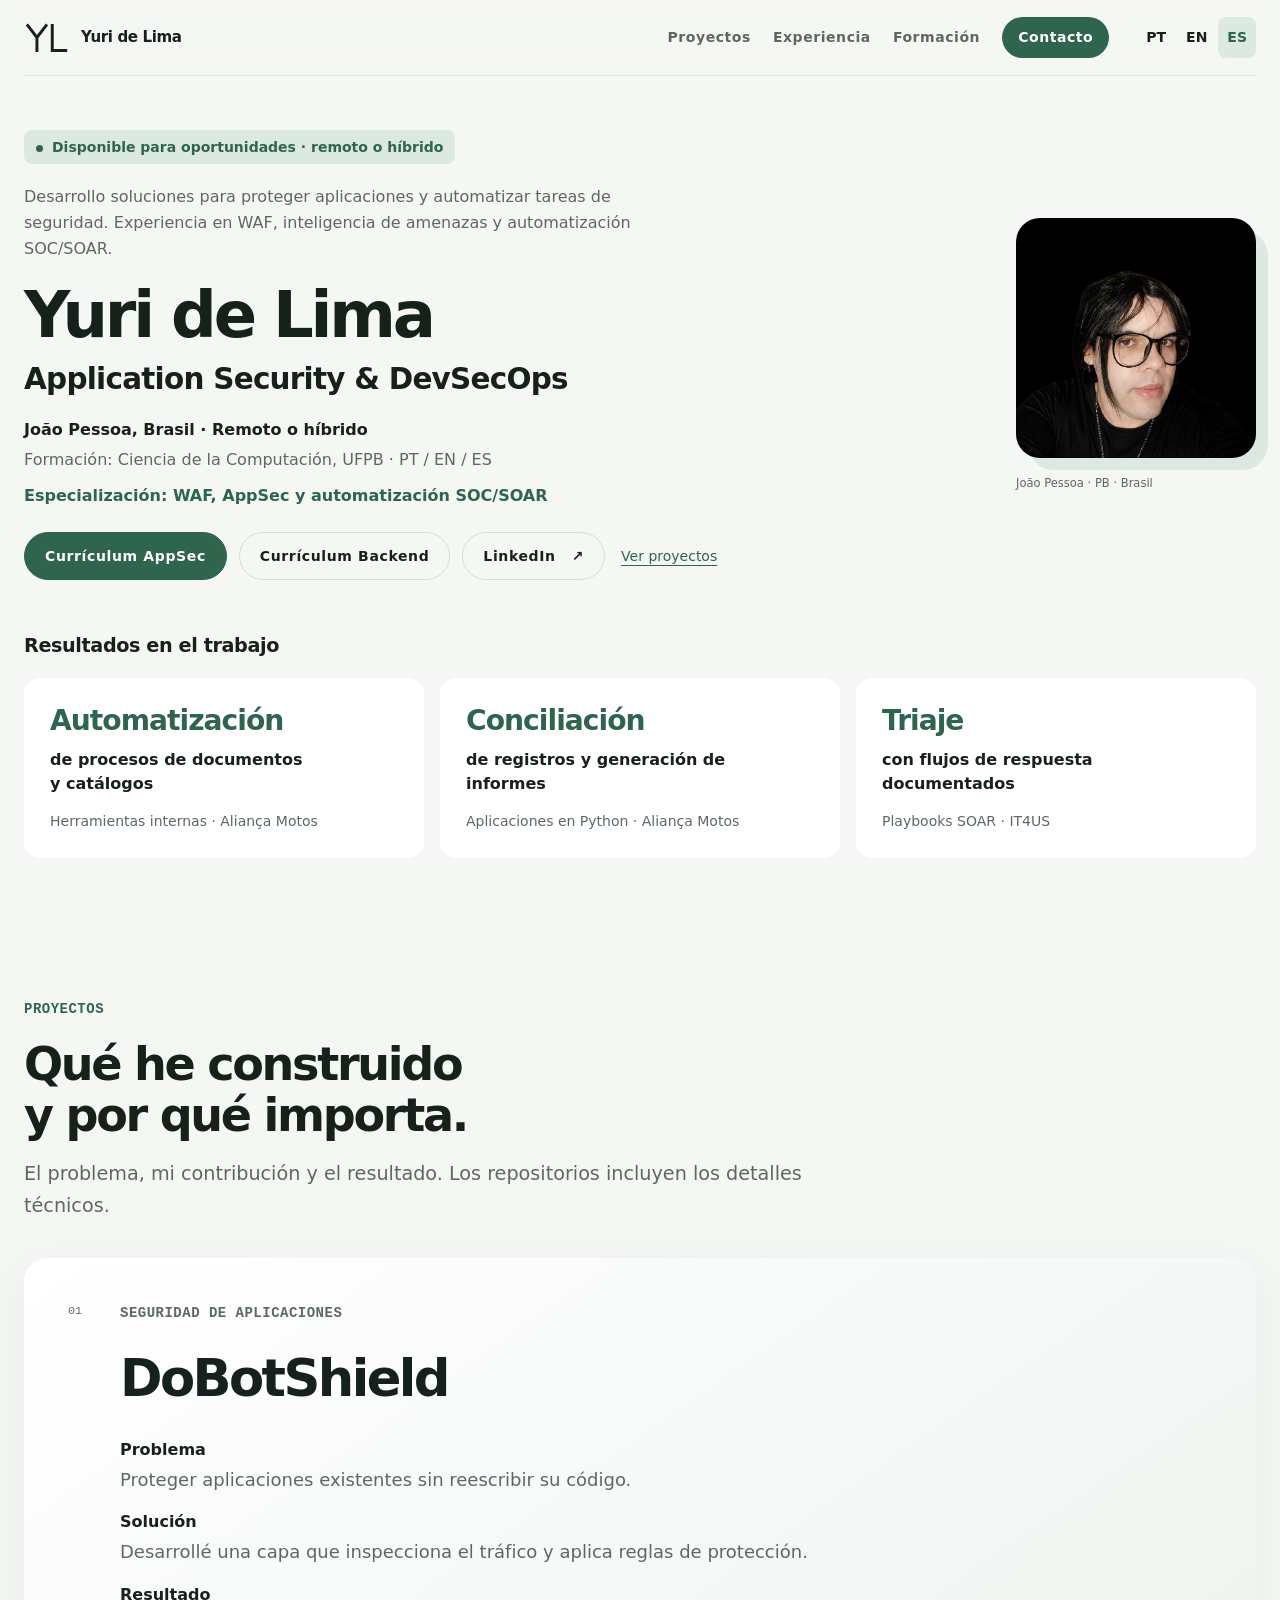
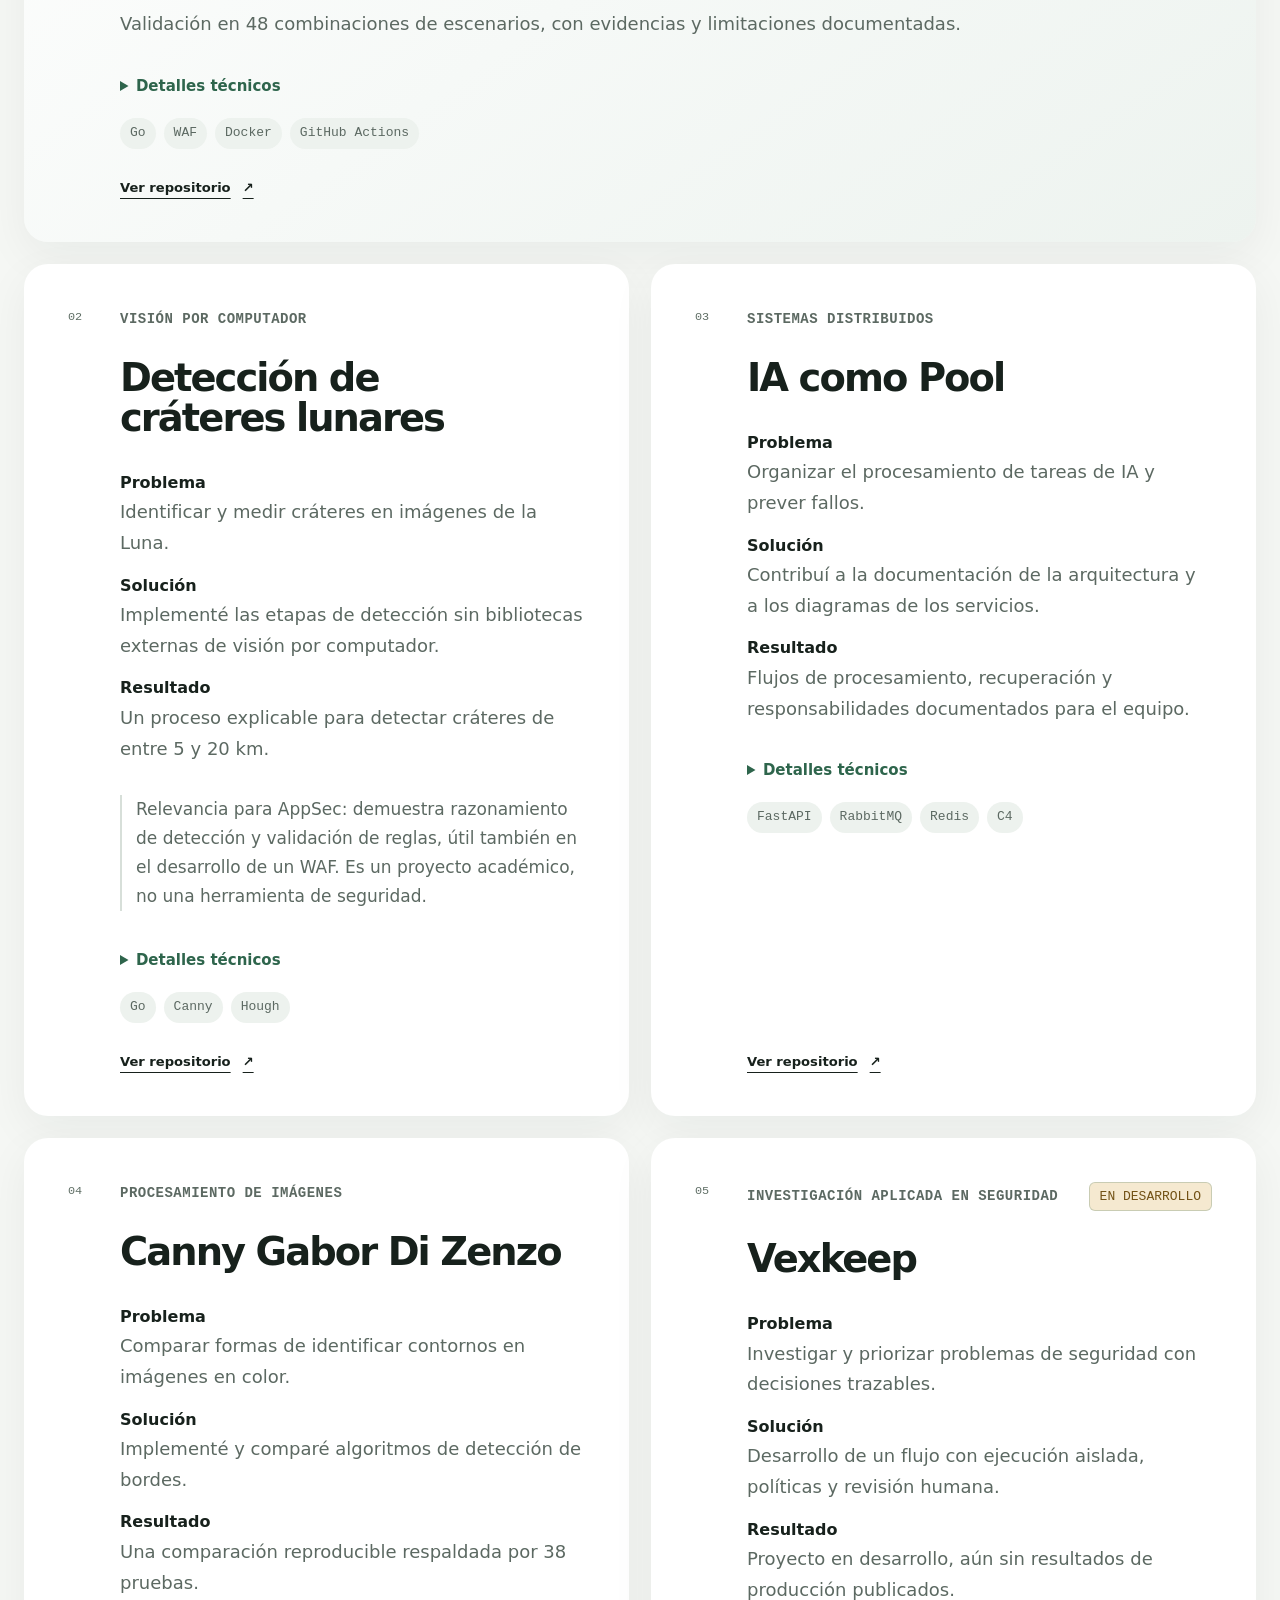
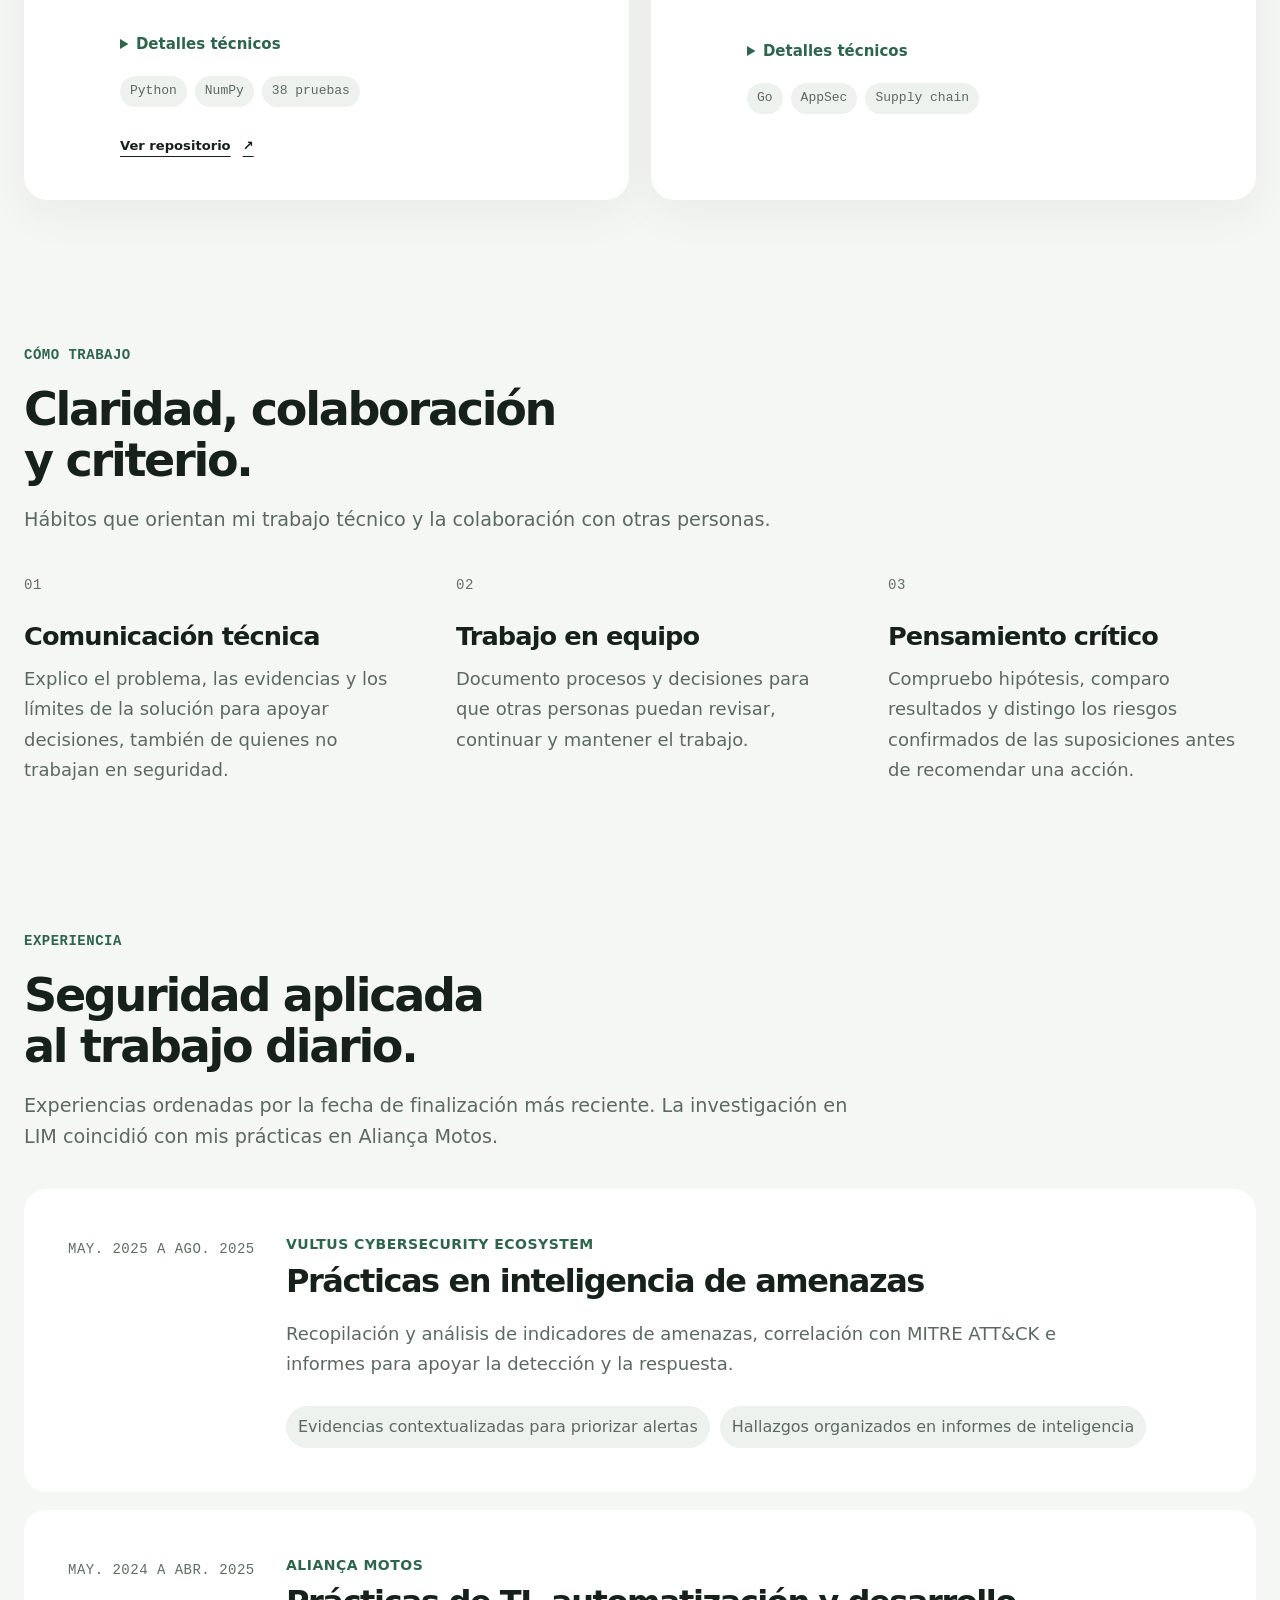
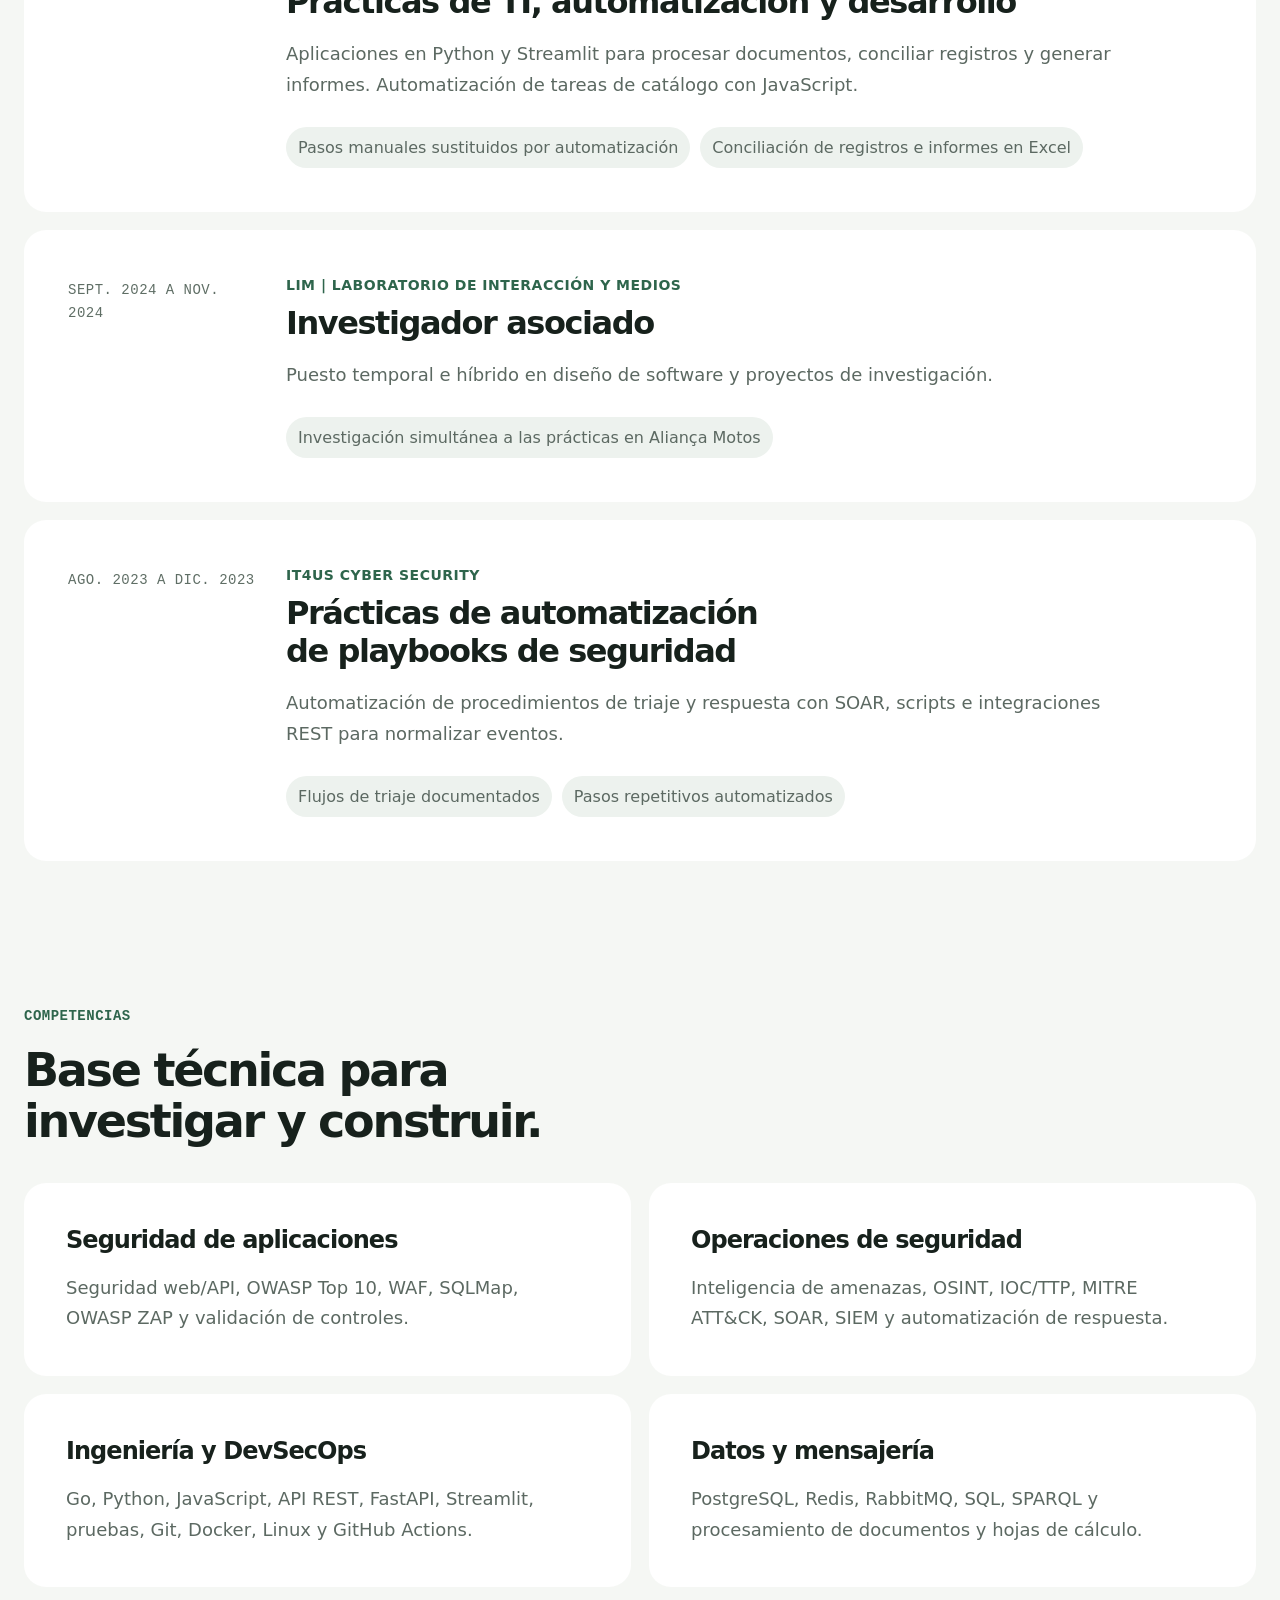
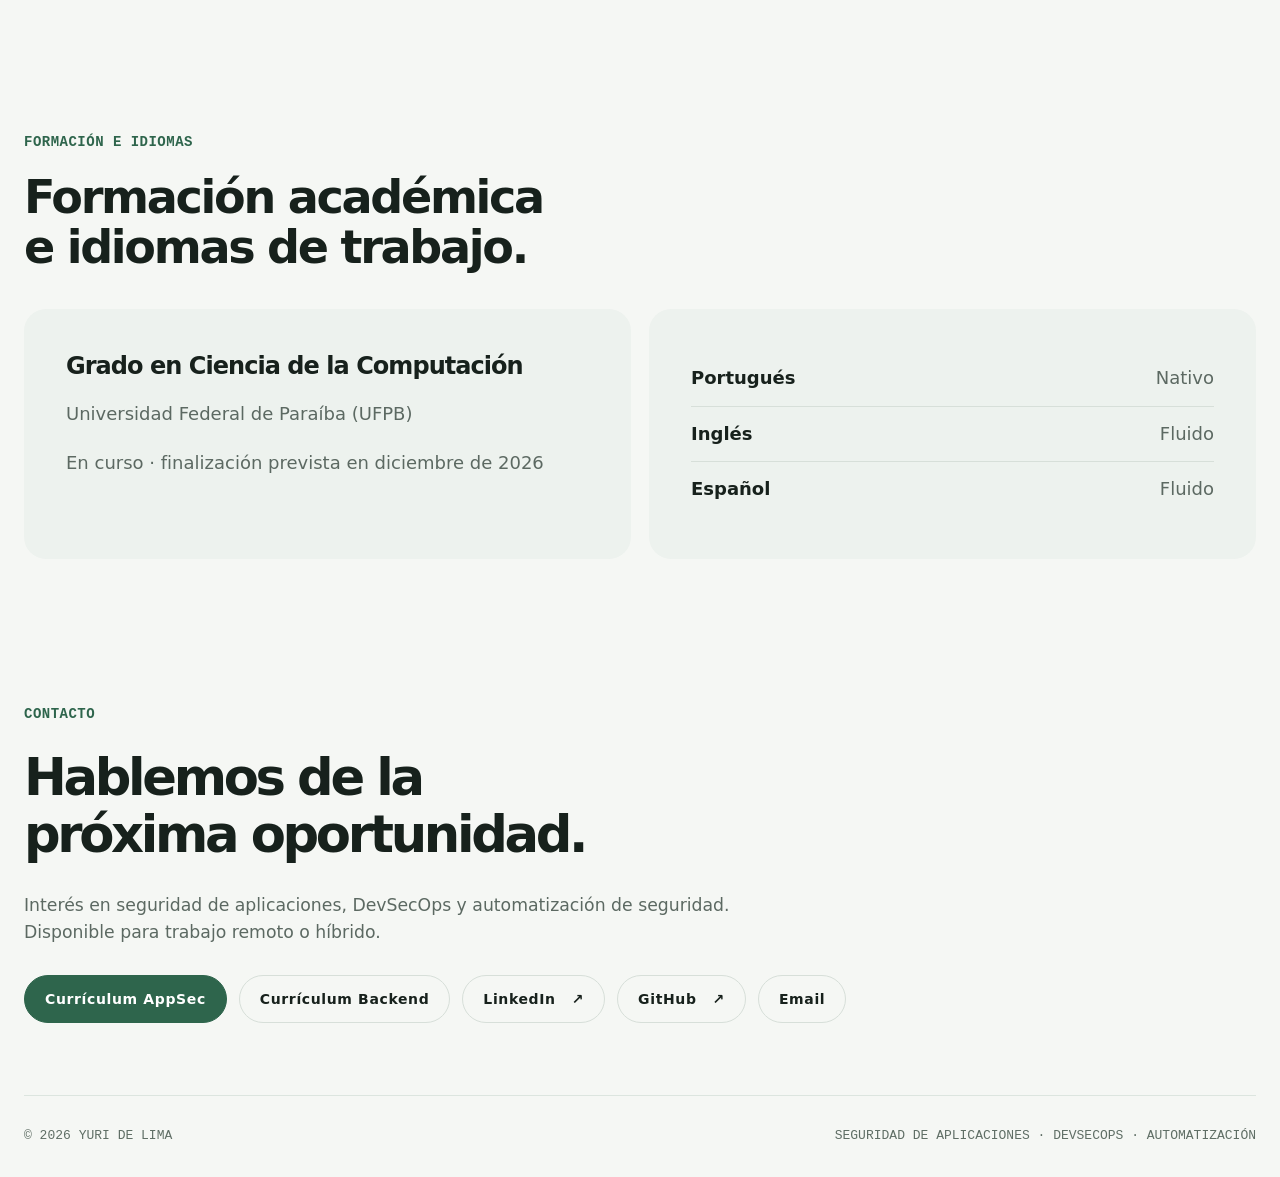
<file: es/index.html>
<!doctype html>
<html lang="es-ES">
<head>
  <meta charset="UTF-8"><meta name="viewport" content="width=device-width, initial-scale=1">
  <meta name="color-scheme" content="light dark">
  <meta name="theme-color" content="#f5f7f4" media="(prefers-color-scheme: light)">
  <meta name="theme-color" content="#131b17" media="(prefers-color-scheme: dark)">
  <title>Yuri de Lima - AppSec Engineer | João Pessoa</title><meta name="description" content="Yuri de Lima, en João Pessoa, Brasil. Seguridad de aplicaciones, DevSecOps, WAF y automatización SOC/SOAR. Proyectos, experiencia, formación y currículum en PDF."><meta name="author" content="Yuri de Lima">
  <link rel="canonical" href="https://yuridelimadev.github.io/es/">
  <link rel="alternate" hreflang="pt-BR" href="https://yuridelimadev.github.io/"><link rel="alternate" hreflang="en" href="https://yuridelimadev.github.io/en/"><link rel="alternate" hreflang="x-default" href="https://yuridelimadev.github.io/">
  <link rel="alternate" hreflang="es-ES" href="https://yuridelimadev.github.io/es/">
  <meta property="og:type" content="website"><meta property="og:locale" content="es_ES"><meta property="og:site_name" content="Yuri de Lima">
  <meta property="og:title" content="Yuri de Lima | Application Security &amp; DevSecOps"><meta property="og:description" content="Yuri de Lima, en João Pessoa, Brasil. Seguridad de aplicaciones, DevSecOps, WAF y automatización SOC/SOAR. Proyectos, experiencia, formación y currículum en PDF."><meta property="og:url" content="https://yuridelimadev.github.io/es/">
  <meta property="og:image" content="https://yuridelimadev.github.io/assets/og.png"><meta property="og:image:type" content="image/png"><meta property="og:image:width" content="1731"><meta property="og:image:height" content="909"><meta property="og:image:alt" content="Yuri de Lima, Application Security and DevSecOps">
  <meta name="twitter:card" content="summary_large_image"><meta name="twitter:title" content="Yuri de Lima | Application Security &amp; DevSecOps"><meta name="twitter:description" content="Yuri de Lima, en João Pessoa, Brasil. Seguridad de aplicaciones, DevSecOps, WAF y automatización SOC/SOAR. Proyectos, experiencia, formación y currículum en PDF."><meta name="twitter:image" content="https://yuridelimadev.github.io/assets/og.png">
  <link rel="icon" href="/assets/favicon.svg?v=4" type="image/svg+xml"><link rel="manifest" href="/site.webmanifest"><link rel="stylesheet" href="/styles.css?v=5"><script src="/script.js?v=5" defer></script>
  <script type="application/ld+json">{"@context":"https://schema.org","@type":"Person","@id":"https://yuridelimadev.github.io/#person","name":"Yuri de Lima","url":"https://yuridelimadev.github.io/","image":"https://yuridelimadev.github.io/assets/yuri-silva.jpg","jobTitle":"Application Security & DevSecOps","email":"mailto:yuridelimadev@vexkeep.com","sameAs":["https://github.com/yurIdeLimaDev","https://www.linkedin.com/in/yuridelima"],"address":{"@type":"PostalAddress","addressLocality":"João Pessoa","addressRegion":"PB","addressCountry":"BR"},"affiliation":{"@type":"CollegeOrUniversity","name":"Universidade Federal da Paraíba"},"knowsLanguage":["pt-BR","en","es"],"knowsAbout":["Application Security","DevSecOps","WAF","Threat Intelligence","SOC","SOAR","Security Automation","Go","Python"]}</script>
</head>
<body>
  <a class="skip-link" href="#conteudo">Saltar al contenido</a>
  <header class="site-header">
    <a class="brand" href="#inicio" aria-label="Yuri de Lima, inicio"><span class="brand-mark" aria-hidden="true"><svg viewBox="0 0 48 36" focusable="false"><path d="M4 5 L13.5 17.5 L23 5 M13.5 17.5 L13.5 31"/><path d="M29.5 5 L29.5 31 L43.5 31"/></svg></span><span>Yuri de Lima</span></a>
    <div class="header-controls"><nav class="language-switch" aria-label="Idioma"><a class="language-toggle" href="/" hreflang="pt-BR" lang="pt-BR"  aria-label="Português">PT</a><a class="language-toggle" href="/en/" hreflang="en" lang="en"  aria-label="English">EN</a><a class="language-toggle" href="/es/" hreflang="es-ES" lang="es-ES" aria-current="page" aria-label="Español">ES</a></nav><button class="menu-toggle" type="button" aria-expanded="false" aria-controls="main-nav"><span class="sr-only">Abrir menú</span><span aria-hidden="true"></span><span aria-hidden="true"></span></button></div>
    <nav id="main-nav" class="main-nav" aria-label="Navegación principal"><a href="#trabalhos">Proyectos</a><a href="#experiencia">Experiencia</a><a href="#formacao">Formación</a><a class="nav-cta" href="#contato">Contacto</a></nav>
  </header>
  <main id="conteudo">
    <section id="inicio" class="hero section-shell" aria-labelledby="hero-title">
      <div class="hero-copy">
        <p class="availability"><span class="status-dot" aria-hidden="true"></span>Disponible para oportunidades · remoto o híbrido</p>
        <p class="hero-pitch">Desarrollo soluciones para proteger aplicaciones y automatizar tareas de seguridad. Experiencia en WAF, inteligencia de amenazas y automatización SOC/SOAR.</p>
        <h1 id="hero-title">Yuri de Lima <span>Application Security &amp; DevSecOps</span></h1>
        <p class="hero-location">João Pessoa, Brasil · Remoto o híbrido</p><p class="hero-facts">Formación: Ciencia de la Computación, UFPB · PT / EN / ES</p><p class="hero-focus">Especialización: WAF, AppSec y automatización SOC/SOAR</p>
        <div class="hero-actions"><a class="button button-primary" href="/assets/Curriculum_ES_Security_AppSec.pdf" download>Currículum AppSec</a><a class="button button-secondary" href="/assets/Curriculum_ES_Software_Backend.pdf" download>Currículum Backend</a><a class="button button-secondary" href="https://www.linkedin.com/in/yuridelima" target="_blank" rel="noopener noreferrer">LinkedIn <span aria-hidden="true">↗</span></a><a class="text-link" href="#trabalhos">Ver proyectos</a></div>
      </div>
      <aside class="profile-panel" aria-label="Yuri de Lima"><div class="portrait-frame"><img src="/assets/yuri-silva.jpg" alt="Retrato de Yuri de Lima" width="640" height="640" fetchpriority="high"></div><div class="profile-meta"><p>João Pessoa · PB · Brasil</p></div></aside>
      <div class="results-summary" aria-labelledby="results-title"><h2 id="results-title">Resultados en el trabajo</h2><dl class="results-grid"><div><dt>de procesos de documentos y catálogos</dt><dd class="result-value">Automatización</dd><dd class="result-context">Herramientas internas · Aliança Motos</dd></div><div><dt>de registros y generación de informes</dt><dd class="result-value">Conciliación</dd><dd class="result-context">Aplicaciones en Python · Aliança Motos</dd></div><div><dt>con flujos de respuesta documentados</dt><dd class="result-value">Triaje</dd><dd class="result-context">Playbooks SOAR · IT4US</dd></div></dl></div>
    </section>
    <section id="trabalhos" class="projects section-shell" aria-labelledby="projects-title">
      <div class="section-heading"><p class="section-index">Proyectos</p><h2 id="projects-title">Qué he construido y por qué importa.</h2><p>El problema, mi contribución y el resultado. Los repositorios incluyen los detalles técnicos.</p></div>
      <div class="project-grid"><article class="project-card project-card-featured"><div class="project-number" aria-hidden="true">01</div><div class="project-content"><div class="project-topline"><p class="project-type">Seguridad de aplicaciones</p></div><h3>DoBotShield</h3><dl class="project-story"><div><dt>Problema</dt><dd>Proteger aplicaciones existentes sin reescribir su código.</dd></div><div><dt>Solución</dt><dd>Desarrollé una capa que inspecciona el tráfico y aplica reglas de protección.</dd></div><div><dt>Resultado</dt><dd>Validación en 48 combinaciones de escenarios, con evidencias y limitaciones documentadas.</dd></div></dl><details><summary>Detalles técnicos</summary><p>WAF y proxy inverso en Go con inspección HTTP/WebSocket, normalización de payloads, límites de tasa y controles IP/CIDR. Comparación de ocho objetivos con SQLMap, OWASP ZAP, Commix, XSStrike, testssl.sh y wrk.</p></details><ul class="tag-list"><li>Go</li><li>WAF</li><li>Docker</li><li>GitHub Actions</li></ul><a class="project-link" href="https://github.com/yurIdeLimaDev/DoBotShieldV2" target="_blank" rel="noopener noreferrer">Ver repositorio <span aria-hidden="true">↗</span></a></div></article><article class="project-card "><div class="project-number" aria-hidden="true">02</div><div class="project-content"><div class="project-topline"><p class="project-type">Visión por computador</p></div><h3>Detección de cráteres lunares</h3><dl class="project-story"><div><dt>Problema</dt><dd>Identificar y medir cráteres en imágenes de la Luna.</dd></div><div><dt>Solución</dt><dd>Implementé las etapas de detección sin bibliotecas externas de visión por computador.</dd></div><div><dt>Resultado</dt><dd>Un proceso explicable para detectar cráteres de entre 5 y 20 km.</dd></div></dl><p class="project-relevance">Relevancia para AppSec: demuestra razonamiento de detección y validación de reglas, útil también en el desarrollo de un WAF. Es un proyecto académico, no una herramienta de seguridad.</p><details><summary>Detalles técnicos</summary><p>Imágenes LRO WAC, detección de bordes Canny y transformada de Hough con la biblioteca estándar de Go.</p></details><ul class="tag-list"><li>Go</li><li>Canny</li><li>Hough</li></ul><a class="project-link" href="https://github.com/yurIdeLimaDev/ID-Crateras-Lunares" target="_blank" rel="noopener noreferrer">Ver repositorio <span aria-hidden="true">↗</span></a></div></article><article class="project-card "><div class="project-number" aria-hidden="true">03</div><div class="project-content"><div class="project-topline"><p class="project-type">Sistemas distribuidos</p></div><h3>IA como Pool</h3><dl class="project-story"><div><dt>Problema</dt><dd>Organizar el procesamiento de tareas de IA y prever fallos.</dd></div><div><dt>Solución</dt><dd>Contribuí a la documentación de la arquitectura y a los diagramas de los servicios.</dd></div><div><dt>Resultado</dt><dd>Flujos de procesamiento, recuperación y responsabilidades documentados para el equipo.</dd></div></dl><details><summary>Detalles técnicos</summary><p>Arquitectura asíncrona con Redis, PostgreSQL, RabbitMQ, reintentos, DLQ, circuit breaker y cache-aside. Mi contribución se centró en la documentación y los diagramas C4.</p></details><ul class="tag-list"><li>FastAPI</li><li>RabbitMQ</li><li>Redis</li><li>C4</li></ul><a class="project-link" href="https://github.com/yurIdeLimaDev/-IA_como_Pool" target="_blank" rel="noopener noreferrer">Ver repositorio <span aria-hidden="true">↗</span></a></div></article><article class="project-card "><div class="project-number" aria-hidden="true">04</div><div class="project-content"><div class="project-topline"><p class="project-type">Procesamiento de imágenes</p></div><h3>Canny Gabor Di Zenzo</h3><dl class="project-story"><div><dt>Problema</dt><dd>Comparar formas de identificar contornos en imágenes en color.</dd></div><div><dt>Solución</dt><dd>Implementé y comparé algoritmos de detección de bordes.</dd></div><div><dt>Resultado</dt><dd>Una comparación reproducible respaldada por 38 pruebas.</dd></div></dl><details><summary>Detalles técnicos</summary><p>Canny clásico y un enfoque vectorial para imágenes en color, con correlación, supresión de no máximos e histéresis implementadas desde cero.</p></details><ul class="tag-list"><li>Python</li><li>NumPy</li><li>38 pruebas</li></ul><a class="project-link" href="https://github.com/yurIdeLimaDev/PDI-Filtros" target="_blank" rel="noopener noreferrer">Ver repositorio <span aria-hidden="true">↗</span></a></div></article><article class="project-card "><div class="project-number" aria-hidden="true">05</div><div class="project-content"><div class="project-topline"><p class="project-type">Investigación aplicada en seguridad</p><span class="project-state state-development">En desarrollo</span></div><h3>Vexkeep</h3><dl class="project-story"><div><dt>Problema</dt><dd>Investigar y priorizar problemas de seguridad con decisiones trazables.</dd></div><div><dt>Solución</dt><dd>Desarrollo de un flujo con ejecución aislada, políticas y revisión humana.</dd></div><div><dt>Resultado</dt><dd>Proyecto en desarrollo, aún sin resultados de producción publicados.</dd></div></dl><details><summary>Detalles técnicos</summary><p>Políticas versionadas, evidencias normalizadas y revisión humana final. Repositorio privado; solo se publica una descripción general.</p></details><ul class="tag-list"><li>Go</li><li>AppSec</li><li>Supply chain</li></ul></div></article></div>
    </section>
    <section class="method section-shell" aria-labelledby="method-title"><div class="section-heading"><p class="section-index">Cómo trabajo</p><h2 id="method-title">Claridad, colaboración y criterio.</h2><p>Hábitos que orientan mi trabajo técnico y la colaboración con otras personas.</p></div><ol class="principle-list"><li><span class="principle-number">01</span><h3>Comunicación técnica</h3><p>Explico el problema, las evidencias y los límites de la solución para apoyar decisiones, también de quienes no trabajan en seguridad.</p></li><li><span class="principle-number">02</span><h3>Trabajo en equipo</h3><p>Documento procesos y decisiones para que otras personas puedan revisar, continuar y mantener el trabajo.</p></li><li><span class="principle-number">03</span><h3>Pensamiento crítico</h3><p>Compruebo hipótesis, comparo resultados y distingo los riesgos confirmados de las suposiciones antes de recomendar una acción.</p></li></ol></section>
    <section id="experiencia" class="experience section-shell" aria-labelledby="experience-title"><div class="section-heading"><p class="section-index">Experiencia</p><h2 id="experience-title">Seguridad aplicada al trabajo diario.</h2><p>Experiencias ordenadas por la fecha de finalización más reciente. La investigación en LIM coincidió con mis prácticas en Aliança Motos.</p></div><div class="timeline"><article class="timeline-item"><p class="timeline-date">may. 2025 a ago. 2025</p><div><p class="timeline-company">Vultus Cybersecurity Ecosystem</p><h3>Prácticas en inteligencia de amenazas</h3><p>Recopilación y análisis de indicadores de amenazas, correlación con MITRE ATT&amp;CK e informes para apoyar la detección y la respuesta.</p><ul class="impact-list"><li>Evidencias contextualizadas para priorizar alertas</li><li>Hallazgos organizados en informes de inteligencia</li></ul></div></article><article class="timeline-item"><p class="timeline-date">may. 2024 a abr. 2025</p><div><p class="timeline-company">Aliança Motos</p><h3>Prácticas de TI, automatización y desarrollo</h3><p>Aplicaciones en Python y Streamlit para procesar documentos, conciliar registros y generar informes. Automatización de tareas de catálogo con JavaScript.</p><ul class="impact-list"><li>Pasos manuales sustituidos por automatización</li><li>Conciliación de registros e informes en Excel</li></ul></div></article><article class="timeline-item"><p class="timeline-date">sept. 2024 a nov. 2024</p><div><p class="timeline-company">LIM | Laboratorio de Interacción y Medios</p><h3>Investigador asociado</h3><p>Puesto temporal e híbrido en diseño de software y proyectos de investigación.</p><ul class="impact-list"><li>Investigación simultánea a las prácticas en Aliança Motos</li></ul></div></article><article class="timeline-item"><p class="timeline-date">ago. 2023 a dic. 2023</p><div><p class="timeline-company">IT4US Cyber Security</p><h3>Prácticas de automatización de playbooks de seguridad</h3><p>Automatización de procedimientos de triaje y respuesta con SOAR, scripts e integraciones REST para normalizar eventos.</p><ul class="impact-list"><li>Flujos de triaje documentados</li><li>Pasos repetitivos automatizados</li></ul></div></article></div></section>
    <section id="competencias" class="capabilities section-shell" aria-labelledby="capabilities-title"><div class="section-heading"><p class="section-index">Competencias</p><h2 id="capabilities-title">Base técnica para investigar y construir.</h2></div><div class="capability-grid"><article><h3>Seguridad de aplicaciones</h3><p>Seguridad web/API, OWASP Top 10, WAF, SQLMap, OWASP ZAP y validación de controles.</p></article><article><h3>Operaciones de seguridad</h3><p>Inteligencia de amenazas, OSINT, IOC/TTP, MITRE ATT&amp;CK, SOAR, SIEM y automatización de respuesta.</p></article><article><h3>Ingeniería y DevSecOps</h3><p>Go, Python, JavaScript, API REST, FastAPI, Streamlit, pruebas, Git, Docker, Linux y GitHub Actions.</p></article><article><h3>Datos y mensajería</h3><p>PostgreSQL, Redis, RabbitMQ, SQL, SPARQL y procesamiento de documentos y hojas de cálculo.</p></article></div></section>
    <section id="formacao" class="education section-shell" aria-labelledby="education-title"><div class="section-heading"><p class="section-index">Formación e idiomas</p><h2 id="education-title">Formación académica e idiomas de trabajo.</h2></div><div class="education-strip"><div><h3>Grado en Ciencia de la Computación</h3><p>Universidad Federal de Paraíba (UFPB)</p><p>En curso · finalización prevista en diciembre de 2026</p></div><div><dl class="language-list"><div><dt>Portugués</dt><dd>Nativo</dd></div><div><dt>Inglés</dt><dd>Fluido</dd></div><div><dt>Español</dt><dd>Fluido</dd></div></dl></div></div></section>
    <section id="contato" class="contact section-shell" aria-labelledby="contact-title"><p class="section-index">Contacto</p><div class="contact-grid"><div><h2 id="contact-title">Hablemos de la próxima oportunidad.</h2><p>Interés en seguridad de aplicaciones, DevSecOps y automatización de seguridad. Disponible para trabajo remoto o híbrido.</p></div><div class="contact-actions" aria-label="Canales de contacto"><a class="button button-primary" href="/assets/Curriculum_ES_Security_AppSec.pdf" download>Currículum AppSec</a><a class="button button-secondary" href="/assets/Curriculum_ES_Software_Backend.pdf" download>Currículum Backend</a><a class="button button-secondary" href="https://www.linkedin.com/in/yuridelima" target="_blank" rel="noopener noreferrer">LinkedIn <span aria-hidden="true">↗</span></a><a class="button button-secondary" href="https://github.com/yurIdeLimaDev" target="_blank" rel="noopener noreferrer">GitHub <span aria-hidden="true">↗</span></a><a class="button button-secondary" href="mailto:yuridelimadev@vexkeep.com">Email</a></div></div></section>
  </main>
  <footer class="site-footer section-shell"><p>© <span data-year>2026</span> Yuri de Lima</p><p>Seguridad de aplicaciones · DevSecOps · Automatización</p></footer>
</body></html>
</file>
<file: styles.css>
:root {
  --bg: #f5f7f4;
  --bg-raised: #ffffff;
  --surface: #edf2ee;
  --surface-strong: #e2ebe5;
  --text: #17211c;
  --muted: #5c6962;
  --faint: #7b8780;
  --line: #d7dfd9;
  --accent: #2e654c;
  --accent-dark: #ffffff;
  --accent-soft: #dce9e1;
  --cyan: #537467;
  --max-width: 1240px;
  --radius: 18px;
  --shadow: 0 24px 70px rgba(23, 33, 28, 0.1);
}

* { box-sizing: border-box; }

html { scroll-behavior: smooth; }

body {
  margin: 0;
  min-width: 0;
  color: var(--text);
  background: var(--bg);
  font-family: Inter, ui-sans-serif, system-ui, -apple-system, BlinkMacSystemFont, "Segoe UI", sans-serif;
  font-size: 16px;
  line-height: 1.6;
  text-rendering: optimizeLegibility;
}

body::before { content: none; }

img { display: block; max-width: 100%; }
a { color: inherit; }
button, a { -webkit-tap-highlight-color: transparent; }

:focus-visible {
  outline: 3px solid var(--accent);
  outline-offset: 4px;
}

.sr-only {
  position: absolute;
  width: 1px;
  height: 1px;
  padding: 0;
  margin: -1px;
  overflow: hidden;
  clip: rect(0, 0, 0, 0);
  white-space: nowrap;
  border: 0;
}

.skip-link {
  position: fixed;
  top: 12px;
  left: 12px;
  z-index: 100;
  transform: translateY(-150%);
  padding: 10px 14px;
  color: var(--bg);
  background: var(--accent);
  font-weight: 800;
  text-decoration: none;
}

.skip-link:focus { transform: translateY(0); }

.section-shell {
  width: min(calc(100% - 48px), var(--max-width));
  margin-inline: auto;
}

.site-header {
  position: sticky;
  top: 0;
  z-index: 20;
  display: flex;
  align-items: center;
  justify-content: space-between;
  width: min(calc(100% - 48px), var(--max-width));
  min-height: 76px;
  margin-inline: auto;
  border-bottom: 1px solid rgba(46, 101, 76, 0.12);
  background: rgba(245, 247, 244, 0.9);
  backdrop-filter: blur(18px);
}

.brand {
  display: inline-flex;
  align-items: center;
  gap: 11px;
  font-size: 0.94rem;
  font-weight: 750;
  letter-spacing: -0.025em;
  text-decoration: none;
}

.brand-mark {
  display: block;
  width: 46px;
  height: 36px;
  min-width: 46px;
}

.brand-mark svg {
  display: block;
  width: 100%;
  height: 100%;
  overflow: visible;
}

.brand-mark path {
  fill: none;
  stroke: var(--text);
  stroke-width: 3.1;
  stroke-linecap: square;
  stroke-linejoin: miter;
}

.main-nav { display: flex; align-items: center; gap: 28px; }

.main-nav a {
  color: var(--muted);
  font-size: 0.84rem;
  font-weight: 700;
  letter-spacing: 0.04em;
  text-decoration: none;
}

.main-nav a:hover { color: var(--text); }

.main-nav .nav-cta {
  padding: 9px 16px;
  border: 0;
  border-radius: 999px;
  color: #ffffff;
  background: var(--accent);
}

.menu-toggle { display: none; }

.hero {
  display: grid;
  grid-template-columns: minmax(0, 1fr) minmax(220px, 300px);
  gap: clamp(42px, 9vw, 130px);
  align-items: center;
  min-height: min(820px, calc(100vh - 76px));
  padding-block: 86px 108px;
}

.eyebrow,
.section-index,
.project-type,
.portrait-index {
  margin: 0;
  color: var(--accent);
  font-family: "Cascadia Code", "SFMono-Regular", Consolas, monospace;
  font-size: 0.74rem;
  font-weight: 700;
  letter-spacing: 0.1em;
  text-transform: uppercase;
}

.status-dot {
  display: inline-block;
  width: 7px;
  height: 7px;
  margin-right: 9px;
  border-radius: 50%;
  background: var(--accent);
  box-shadow: 0 0 0 5px rgba(200, 255, 93, 0.09);
}

h1, h2, h3 { margin-top: 0; line-height: 1.04; text-wrap: balance; }

h1 {
  max-width: 930px;
  margin-bottom: 30px;
  font-size: clamp(3rem, 6.4vw, 6.2rem);
  font-weight: 720;
  letter-spacing: -0.06em;
}

.hero-copy .eyebrow { margin-bottom: 26px; }

.hero-lead {
  max-width: 720px;
  margin: 0;
  color: var(--muted);
  font-size: clamp(1.04rem, 1.6vw, 1.28rem);
}

.hero-actions { display: flex; flex-wrap: wrap; gap: 12px; margin-top: 38px; }

.button {
  display: inline-flex;
  min-height: 48px;
  align-items: center;
  justify-content: center;
  gap: 16px;
  padding: 0 20px;
  border: 1px solid var(--line);
  border-radius: 999px;
  font-size: 0.84rem;
  font-weight: 800;
  letter-spacing: 0.045em;
  text-decoration: none;
  transition: transform 160ms ease, border-color 160ms ease, background 160ms ease;
}

.button:hover { transform: translateY(-2px); }
.button-primary { border-color: var(--accent); color: var(--accent-dark); background: var(--accent); }
.button-secondary:hover { border-color: var(--muted); background: var(--surface); }

.signal-grid {
  display: grid;
  grid-template-columns: repeat(3, 1fr);
  max-width: 780px;
  gap: clamp(20px, 4vw, 54px);
  margin: 62px 0 0;
  padding: 0;
}

.signal-grid div { padding: 0; }
.signal-grid div + div { padding-left: 0; border-left: 0; }
.signal-grid dt { font-size: clamp(1.6rem, 3vw, 2.35rem); font-weight: 760; letter-spacing: -0.045em; }
.signal-grid dd { margin: 3px 0 0; color: var(--faint); font-size: 0.78rem; line-height: 1.45; }

.profile-panel { align-self: center; display: flex; width: min(100%, 260px); flex-direction: column; justify-content: center; }

.portrait-frame {
  position: relative;
  width: 100%;
  height: auto;
  aspect-ratio: 1;
  padding: 0;
  border: 0;
  background: transparent;
  box-shadow: none;
}

.portrait-frame::before {
  content: "";
  position: absolute;
  inset: 12px -12px -12px 12px;
  z-index: -1;
  border-radius: 26px;
  background: var(--accent-soft);
}

.portrait-frame::after { content: none; }

.portrait-frame img {
  width: 100%;
  height: 100%;
  aspect-ratio: 1;
  object-fit: cover;
  object-position: center;
  border-radius: 24px;
  filter: saturate(0.82) contrast(1.02);
}

.portrait-index {
  position: absolute;
  right: 14px;
  bottom: 14px;
  padding: 5px 9px;
  border-radius: 999px;
  color: var(--text);
  background: rgba(255, 255, 255, 0.84);
}

.profile-meta {
  display: flex;
  justify-content: space-between;
  gap: 20px;
  margin-top: 16px;
  color: var(--muted);
  font-size: 0.72rem;
}

.profile-meta p { margin: 0; }
.profile-meta p:last-child { text-align: right; }

.projects,
.method,
.experience,
.capabilities,
.contact {
  padding-block: 120px;
  border-top: 0;
}

.section-heading {
  display: grid;
  grid-template-columns: minmax(0, 1.2fr) minmax(260px, 0.58fr);
  gap: 24px clamp(40px, 8vw, 120px);
  align-items: start;
  margin-bottom: 58px;
}

.section-heading .section-index { grid-column: 1 / -1; }
.section-heading h2 { margin: 0; max-width: 760px; font-size: clamp(2.35rem, 4.4vw, 4.2rem); letter-spacing: -0.05em; }
.section-heading > p:last-child { margin: 5px 0 0; color: var(--muted); }

.project-grid { display: grid; grid-template-columns: repeat(2, 1fr); gap: 22px; }

.project-card {
  position: relative;
  display: grid;
  grid-template-columns: 52px 1fr;
  min-height: 420px;
  padding: clamp(24px, 4vw, 44px);
  border: 0;
  border-radius: 24px;
  background: var(--bg-raised);
  box-shadow: 0 14px 46px rgba(23, 33, 28, 0.055);
  transition: transform 180ms ease, box-shadow 180ms ease;
}

.project-card:hover { transform: translateY(-3px); box-shadow: 0 20px 58px rgba(23, 33, 28, 0.09); }
.project-card-featured { grid-column: 1 / -1; min-height: 450px; }
.project-card-featured .project-content { max-width: 910px; }
.project-card-featured { background: linear-gradient(145deg, #ffffff, #edf3ef); }
.project-card-private { background: #e9f0eb; }

.project-number { color: var(--faint); font-family: "Cascadia Code", "SFMono-Regular", Consolas, monospace; font-size: 0.74rem; }
.project-content { display: flex; flex-direction: column; align-items: flex-start; }
.project-topline { display: flex; width: 100%; align-items: center; justify-content: space-between; gap: 20px; }

.project-state {
  padding: 4px 9px;
  border: 1px solid rgba(46, 101, 76, 0.22);
  border-radius: 999px;
  color: var(--accent);
  font-family: "Cascadia Code", "SFMono-Regular", Consolas, monospace;
  font-size: 0.66rem;
  text-transform: uppercase;
}

.project-card h3 { margin: 28px 0 18px; font-size: clamp(2rem, 4vw, 4rem); letter-spacing: -0.05em; }
.project-card:not(.project-card-featured) h3 { font-size: clamp(1.8rem, 3vw, 2.8rem); }
.project-card p { max-width: 780px; color: var(--muted); }
.project-summary { color: var(--text) !important; font-size: clamp(1.02rem, 1.5vw, 1.25rem); }

.tag-list { display: flex; flex-wrap: wrap; gap: 8px; margin: 20px 0 28px; padding: 0; list-style: none; }
.tag-list li { padding: 5px 10px; border: 0; border-radius: 999px; color: var(--muted); background: var(--surface); font-family: "Cascadia Code", "SFMono-Regular", Consolas, monospace; font-size: 0.68rem; }

.project-link {
  display: inline-flex;
  align-items: center;
  gap: 12px;
  margin-top: auto;
  color: var(--text);
  font-size: 0.82rem;
  font-weight: 800;
  text-underline-offset: 6px;
}

.project-link:hover { color: var(--accent); }

.project-note {
  margin-top: auto;
  color: var(--faint);
  font-family: "Cascadia Code", "SFMono-Regular", Consolas, monospace;
  font-size: 0.68rem;
  text-transform: uppercase;
}

.principle-list {
  display: grid;
  grid-template-columns: repeat(3, 1fr);
  gap: clamp(28px, 5vw, 70px);
  margin: 0;
  padding: 0;
  border-top: 0;
  list-style: none;
  counter-reset: principle;
}

.principle-list li {
  display: block;
  padding: 0;
  border-bottom: 0;
}

.principle-number,
.timeline-date,
.capability-code,
.education-label {
  color: var(--faint);
  font-family: "Cascadia Code", "SFMono-Regular", Consolas, monospace;
  font-size: 0.7rem;
  letter-spacing: 0.08em;
  text-transform: uppercase;
}

.principle-list h3 { margin: 26px 0 14px; font-size: clamp(1.4rem, 2vw, 1.9rem); letter-spacing: -0.035em; }
.principle-list p { margin: 0; color: var(--muted); }

.timeline { display: grid; gap: 18px; border-top: 0; }

.timeline-item {
  display: grid;
  grid-template-columns: 0.55fr 2.1fr;
  gap: 40px;
  padding: clamp(28px, 4vw, 44px);
  border: 0;
  border-radius: 22px;
  background: rgba(255, 255, 255, 0.72);
}

.timeline-date { margin: 5px 0 0; }
.timeline-company { margin: 0 0 7px; color: var(--accent); font-size: 0.8rem; font-weight: 750; letter-spacing: 0.04em; text-transform: uppercase; }
.timeline-item h3 { margin: 0 0 18px; font-size: clamp(1.8rem, 3vw, 3.2rem); letter-spacing: -0.045em; }
.timeline-item > div > p:not(.timeline-company) { max-width: 850px; margin: 0; color: var(--muted); }

.impact-list {
  display: flex;
  flex-wrap: wrap;
  gap: 10px;
  margin: 26px 0 0;
  padding: 0;
  list-style: none;
}

.impact-list li { padding: 8px 12px; border: 0; border-radius: 999px; color: var(--muted); background: var(--surface); font-size: 0.78rem; }
.impact-list strong { color: var(--text); }

.capability-grid { display: grid; grid-template-columns: repeat(2, 1fr); gap: 18px; border: 0; }
.capability-grid article { min-height: 270px; padding: clamp(28px, 4vw, 42px); border: 0; border-radius: 22px; background: var(--bg-raised); }
.capability-code { margin: 0 0 48px; color: var(--accent); }
.capability-grid h3 { margin: 0 0 18px; font-size: clamp(1.55rem, 2.7vw, 2.5rem); letter-spacing: -0.04em; }
.capability-grid article > p:last-child { margin: 0; color: var(--muted); }

.education-strip { display: grid; grid-template-columns: repeat(2, 1fr); gap: 18px; margin-top: 18px; border: 0; }
.education-strip > div { padding: clamp(28px, 4vw, 42px); border-radius: 22px; background: var(--surface); }
.education-strip > div + div { border-left: 0; }
.education-label { margin: 0 0 26px; color: var(--accent); }
.education-strip h3 { margin: 0 0 8px; font-size: clamp(1.6rem, 3vw, 2.7rem); letter-spacing: -0.04em; }
.education-strip p:last-child { margin: 0; color: var(--muted); }

.contact {
  position: relative;
  overflow: hidden;
  padding-bottom: 140px;
}

.contact::after {
  content: none;
}

.contact > .section-index { margin-bottom: 58px; }
.contact-grid { display: grid; grid-template-columns: minmax(0, 1fr); gap: clamp(42px, 6vw, 76px); }
.contact h2 {
  max-width: 1080px;
  margin: 0 0 28px;
  font-size: clamp(3rem, 6.4vw, 6.2rem);
  line-height: 0.94;
  letter-spacing: -0.065em;
  text-wrap: balance;
}
.contact-grid > div:first-child > p { max-width: 760px; margin: 0; color: var(--muted); font-size: 1.08rem; }

.contact-links {
  display: grid;
  grid-template-columns: repeat(3, minmax(0, 1fr));
  gap: 14px;
  border-top: 0;
}
.contact-links a {
  display: grid;
  grid-template-columns: minmax(0, 1fr) auto;
  grid-template-areas:
    "label arrow"
    "value value";
  gap: 28px 16px;
  align-content: space-between;
  min-height: 154px;
  padding: 24px;
  border: 1px solid var(--line);
  border-radius: 16px;
  background: var(--bg-raised);
  text-decoration: none;
  transition: border-color 160ms ease, background-color 160ms ease, transform 160ms ease;
}

.contact-links a > span:first-child { grid-area: label; color: var(--faint); font-family: "Cascadia Code", "SFMono-Regular", Consolas, monospace; font-size: 0.68rem; text-transform: uppercase; }
.contact-links a > span:last-child { grid-area: arrow; }
.contact-links strong { grid-area: value; overflow-wrap: anywhere; font-size: clamp(0.86rem, 1.1vw, 1rem); line-height: 1.45; }
.contact-links a:hover { border-color: rgba(46, 101, 76, 0.35); background: var(--surface); transform: translateY(-2px); }
.contact-links a:hover strong,
.contact-links a:hover > span:last-child { color: var(--accent); }

.site-footer {
  display: flex;
  justify-content: space-between;
  gap: 24px;
  padding-block: 30px;
  border-top: 1px solid rgba(46, 101, 76, 0.12);
  color: var(--faint);
  font-family: "Cascadia Code", "SFMono-Regular", Consolas, monospace;
  font-size: 0.68rem;
  text-transform: uppercase;
}

.site-footer p { margin: 0; }

@media (max-width: 920px) {
  .site-header { min-height: 68px; }
  .menu-toggle {
    display: grid;
    width: 44px;
    height: 44px;
    place-content: center;
    gap: 6px;
    border: 0;
    color: var(--text);
    background: transparent;
  }
  .menu-toggle span:not(.sr-only) { display: block; width: 22px; height: 1px; background: currentColor; }
  .main-nav {
    position: absolute;
    top: 67px;
    right: 0;
    left: 0;
    display: none;
    flex-direction: column;
    align-items: stretch;
    gap: 0;
    padding: 16px;
    border: 1px solid var(--line);
    background: var(--bg-raised);
    box-shadow: var(--shadow);
  }
  .main-nav[data-open="true"] { display: flex; }
  .main-nav a { padding: 13px; }
  .hero { grid-template-columns: 1fr; min-height: auto; }
  .hero-copy { order: 1; }
  .profile-panel { width: min(100%, 260px); }
  .signal-grid { max-width: 100%; }
  .section-heading { grid-template-columns: 1fr; }
  .principle-list { grid-template-columns: 1fr; gap: 38px; }
  .contact-links { grid-template-columns: 1fr; }
}

@media (max-width: 680px) {
  .section-shell, .site-header { width: min(calc(100% - 32px), var(--max-width)); }
  .hero { gap: 42px; padding-block: 52px 76px; }
  h1 { font-size: clamp(2.85rem, 15vw, 4.4rem); }
  .signal-grid { grid-template-columns: 1fr; gap: 0; }
  .signal-grid div { padding: 16px 0; }
  .signal-grid div + div { padding-left: 0; border-top: 0; border-left: 0; }
  .projects, .method, .experience, .capabilities, .contact { padding-block: 84px; }
  .project-grid { grid-template-columns: 1fr; }
  .project-card-featured { grid-column: auto; }
  .project-card { grid-template-columns: 34px 1fr; min-height: 390px; padding: 24px 20px; }
  .project-topline { align-items: flex-start; }
  .timeline-item { grid-template-columns: 1fr; gap: 14px; }
  .capability-grid, .education-strip { grid-template-columns: 1fr; }
  .education-strip > div + div { border-top: 0; border-left: 0; }
  .contact-links a { min-height: 132px; }
  .profile-meta, .site-footer { flex-direction: column; }
  .profile-meta p:last-child { text-align: left; }
}

@media (prefers-reduced-motion: reduce) {
  html { scroll-behavior: auto; }
  *, *::before, *::after { scroll-behavior: auto !important; transition-duration: 0.01ms !important; }
}

/* Recruiter profile: compact introduction, clear actions and progressive detail. */
.language-switch { display: flex; gap: 2px; }
.language-switch .language-toggle { padding: 8px; border-color: transparent; }
.language-toggle[aria-current="page"] { background: var(--accent-soft); color: var(--accent); }
.results-summary { grid-column: 1 / -1; }
.results-summary h2 { margin: 0 0 22px; font-size: 1.2rem; letter-spacing: -.02em; }
.results-grid { display: grid; grid-template-columns: repeat(3, minmax(0, 1fr)); margin: 0; gap: 16px; }
.results-grid > div { display: flex; flex-direction: column; padding: 26px; border-radius: 16px; background: var(--bg-raised); }
.results-grid dt { max-width: 260px; font-size: 1rem; font-weight: 600; line-height: 1.5; }
.results-grid dd { margin: 0; }
.results-grid .result-value { order: -1; margin-bottom: 10px; color: var(--accent); font-size: clamp(1.55rem, 2.2vw, 2rem); font-weight: 750; letter-spacing: -.035em; line-height: 1.2; overflow-wrap: anywhere; }
.results-grid .result-context { margin-top: 14px; color: var(--muted); font-size: .875rem; }
@media (max-width: 680px) {
  .results-grid { grid-template-columns: 1fr; gap: 12px; }
  .results-grid > div { padding: 22px; }
  .header-controls { gap: 4px; }
  .brand { gap: 8px; font-size: .85rem; }
}
@media (max-width: 360px) { .brand > span:last-child { display: none; } }
:root { --faint: #5f6e65; color-scheme: light dark; }
section[id] { scroll-margin-top: 100px; }
.header-controls { display: flex; align-items: center; gap: 12px; order: 3; }
.language-toggle { padding: 8px 12px; border: 1px solid var(--line); border-radius: 8px; font-size: .875rem; font-weight: 700; text-decoration: none; }
.language-toggle:hover { background: var(--surface); }
.main-nav { margin-left: auto; margin-right: 28px; gap: 22px; }
.main-nav a, .button { font-size: .875rem; }
.hero { min-height: auto; padding-block: 54px 68px; gap: 56px; grid-template-columns: minmax(0, 1fr) 240px; }
.hero-copy { min-width: 0; }
.availability { display: inline-block; margin: 0 0 20px; padding: 6px 12px; border-radius: 8px; background: var(--accent-soft); color: var(--accent); font-size: .875rem; font-weight: 650; }
.status-dot { box-shadow: none; }
.hero-pitch { max-width: 650px; margin: 0 0 20px; color: var(--muted); font-size: 1rem; line-height: 1.6; }
.hero h1 { margin-bottom: 18px; font-size: clamp(2.8rem, 5vw, 4.2rem); letter-spacing: -.05em; line-height: 1.08; }
.hero h1 span { display: block; margin-top: 10px; font-size: clamp(1.3rem, 2.3vw, 1.9rem); letter-spacing: -.025em; line-height: 1.3; }
.hero-location { margin: 0 0 5px; font-weight: 650; }
.hero-facts { max-width: 660px; margin: 0; color: var(--muted); }
.hero-focus { margin: 10px 0 0; color: var(--accent); font-weight: 600; }
.hero-actions { margin-top: 24px; align-items: center; }
.text-link { padding: 10px 4px; color: var(--accent); font-size: .875rem; text-underline-offset: 4px; }
.signal-grid { margin-top: 30px; gap: 28px; }
.signal-grid dt { font-size: 1.7rem; }
.signal-grid dd { font-size: .875rem; }
.profile-panel { width: 240px; }
.portrait-frame img { aspect-ratio: 1; object-fit: cover; }
.projects, .method, .experience, .capabilities, .education, .contact { padding-block: 72px; }
.section-heading { margin-bottom: 36px; grid-template-columns: 1fr; gap: 18px; }
.section-heading > p:last-child:not(.section-index) { max-width: 850px; margin: 0; font-size: 1.2rem; line-height: 1.65; }
.principle-list p, .project-story dd, .project-content > p, details p,
.timeline-item > div > p:not(.timeline-company), .capability-grid article > p,
.education-strip p, .language-list { font-size: 1.125rem; line-height: 1.7; }
.project-story dt { font-size: 1rem; }
.project-relevance { font-size: 1.0625rem !important; }
.impact-list li { font-size: 1rem; }
.section-heading h2 { font-size: clamp(2rem, 3.6vw, 3.2rem); line-height: 1.1; }
.section-index, .project-type, .principle-number, .timeline-date, .timeline-company { font-size: .875rem; letter-spacing: .035em; }
.project-card { min-height: 0; transition: transform 180ms ease, box-shadow 180ms ease; }
.project-card:hover, .project-card:focus-within { transform: translateY(-3px); box-shadow: 0 14px 32px rgb(23 33 28 / 8%); }
.project-topline { flex-wrap: wrap; gap: 10px; }
.project-state { display: inline-block; width: fit-content; padding: 4px 10px; border-radius: 6px; font-size: .8125rem; line-height: 1.5; white-space: normal; }
.state-active { background: #e0eee5; color: #245c40; }
.state-development { background: #f5e9d0; color: #725115; }
.project-story { margin: 0; }
.project-story > div { margin-block: 14px; }
.project-story dt { font-weight: 700; font-size: 1rem; color: var(--text); }
.project-story dd { margin: 2px 0 0; color: var(--muted); }
.project-relevance { padding-left: 14px; border-left: 2px solid var(--line); font-size: .9375rem; color: var(--muted); }
details { margin-top: 20px; color: var(--muted); }
summary { width: fit-content; cursor: pointer; color: var(--accent); font-weight: 600; font-size: .9375rem; }
details p { margin-top: 12px; }
.tag-list li { font-size: .8125rem; }
.timeline-item { grid-template-columns: 190px minmax(0, 1fr); gap: 28px; background: var(--bg-raised); }
.timeline-item h3 { font-size: clamp(1.4rem, 2.5vw, 2rem); line-height: 1.2; }
.impact-list li { font-size: 1rem; }
.capability-grid article { min-height: 0; }
.capability-grid h3, .education-strip h3 { font-size: 1.5rem; line-height: 1.25; }
.education-strip { margin-top: 0; }
.education-strip p { color: var(--muted); }
.language-list { margin: 0; }
.language-list > div { display: flex; justify-content: space-between; gap: 20px; padding: 12px 0; border-bottom: 1px solid var(--line); }
.language-list > div:last-child { border: 0; }
.language-list dt { font-weight: 650; }
.language-list dd { margin: 0; color: var(--muted); }
.contact > .section-index { margin-bottom: 24px; }
.contact-grid { gap: 28px; }
.contact h2 { font-size: clamp(2rem, 4vw, 3.5rem); line-height: 1.12; max-width: 850px; }
.contact-actions { display: flex; flex-wrap: wrap; gap: 12px; }
.site-footer { font-size: .8125rem; }

@media (prefers-color-scheme: dark) {
  :root { --bg: #131b17; --bg-raised: #1d2922; --surface: #25342c; --surface-strong: #304439; --text: #edf3ef; --muted: #bdcac1; --faint: #a9baaf; --line: #415348; --accent: #a6cdb4; --accent-dark: #13241a; --accent-soft: #293e30; --cyan: #b4cdc0; }
  .site-header { background: rgb(19 27 23 / 95%); border-color: var(--line); }
  .main-nav .nav-cta { color: var(--accent-dark); }
  .project-card { background: var(--bg-raised); }
  .project-card-featured { background: var(--surface); }
  .state-active { background: #2b4735; color: #c1e4cc; }
  .state-development { background: #463820; color: #efcf92; }
  .site-footer { border-color: var(--line); }
}
@media (prefers-reduced-motion: no-preference) {
  @supports (animation-timeline: view()) {
    @keyframes gentle-reveal { from { transform: translateY(14px); opacity: .85; } to { transform: none; opacity: 1; } }
    .principle-list li, .timeline-item { animation: gentle-reveal linear both; animation-timeline: view(); animation-range: entry 0% entry 35%; }
  }
}
@media (max-width: 920px) {
  .header-controls { margin-left: auto; }
  .main-nav { margin: 0; }
  .hero { grid-template-columns: 1fr; gap: 30px; }
  .hero-copy { order: 0; }
  .profile-panel { width: 180px; }
}
@media (max-width: 680px) {
  .hero { padding-block: 32px 48px; }
  .availability { font-size: .8125rem; }
  .signal-grid { grid-template-columns: repeat(3, minmax(0, 1fr)); gap: 16px; }
  .signal-grid dd { font-size: .8125rem; }
  .hero-actions .button { padding-inline: 16px; }
  .projects, .method, .experience, .capabilities, .education, .contact { padding-block: 48px; }
  .project-card { grid-template-columns: minmax(0, 1fr); padding: 24px; }
  .project-number { display: none; }
  .timeline-item { grid-template-columns: 1fr; gap: 14px; padding: 24px; }
}
</file>
